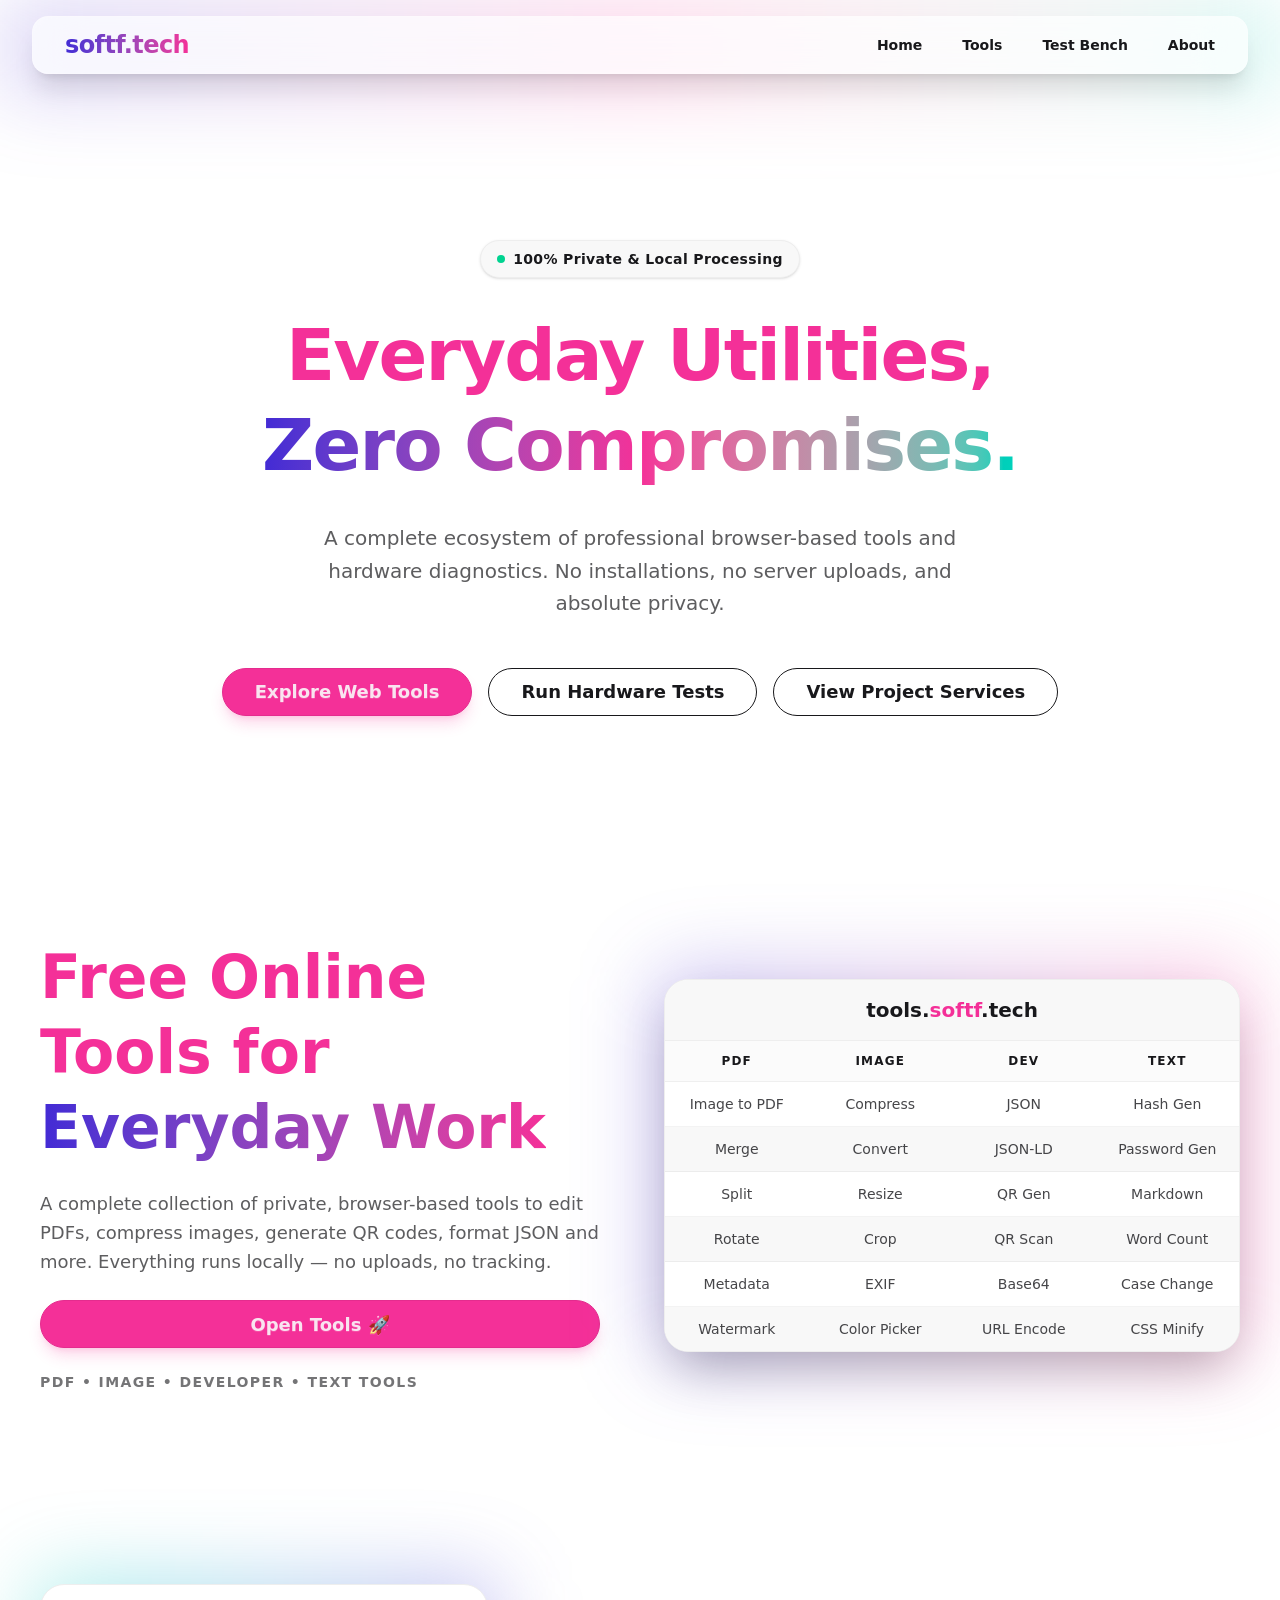
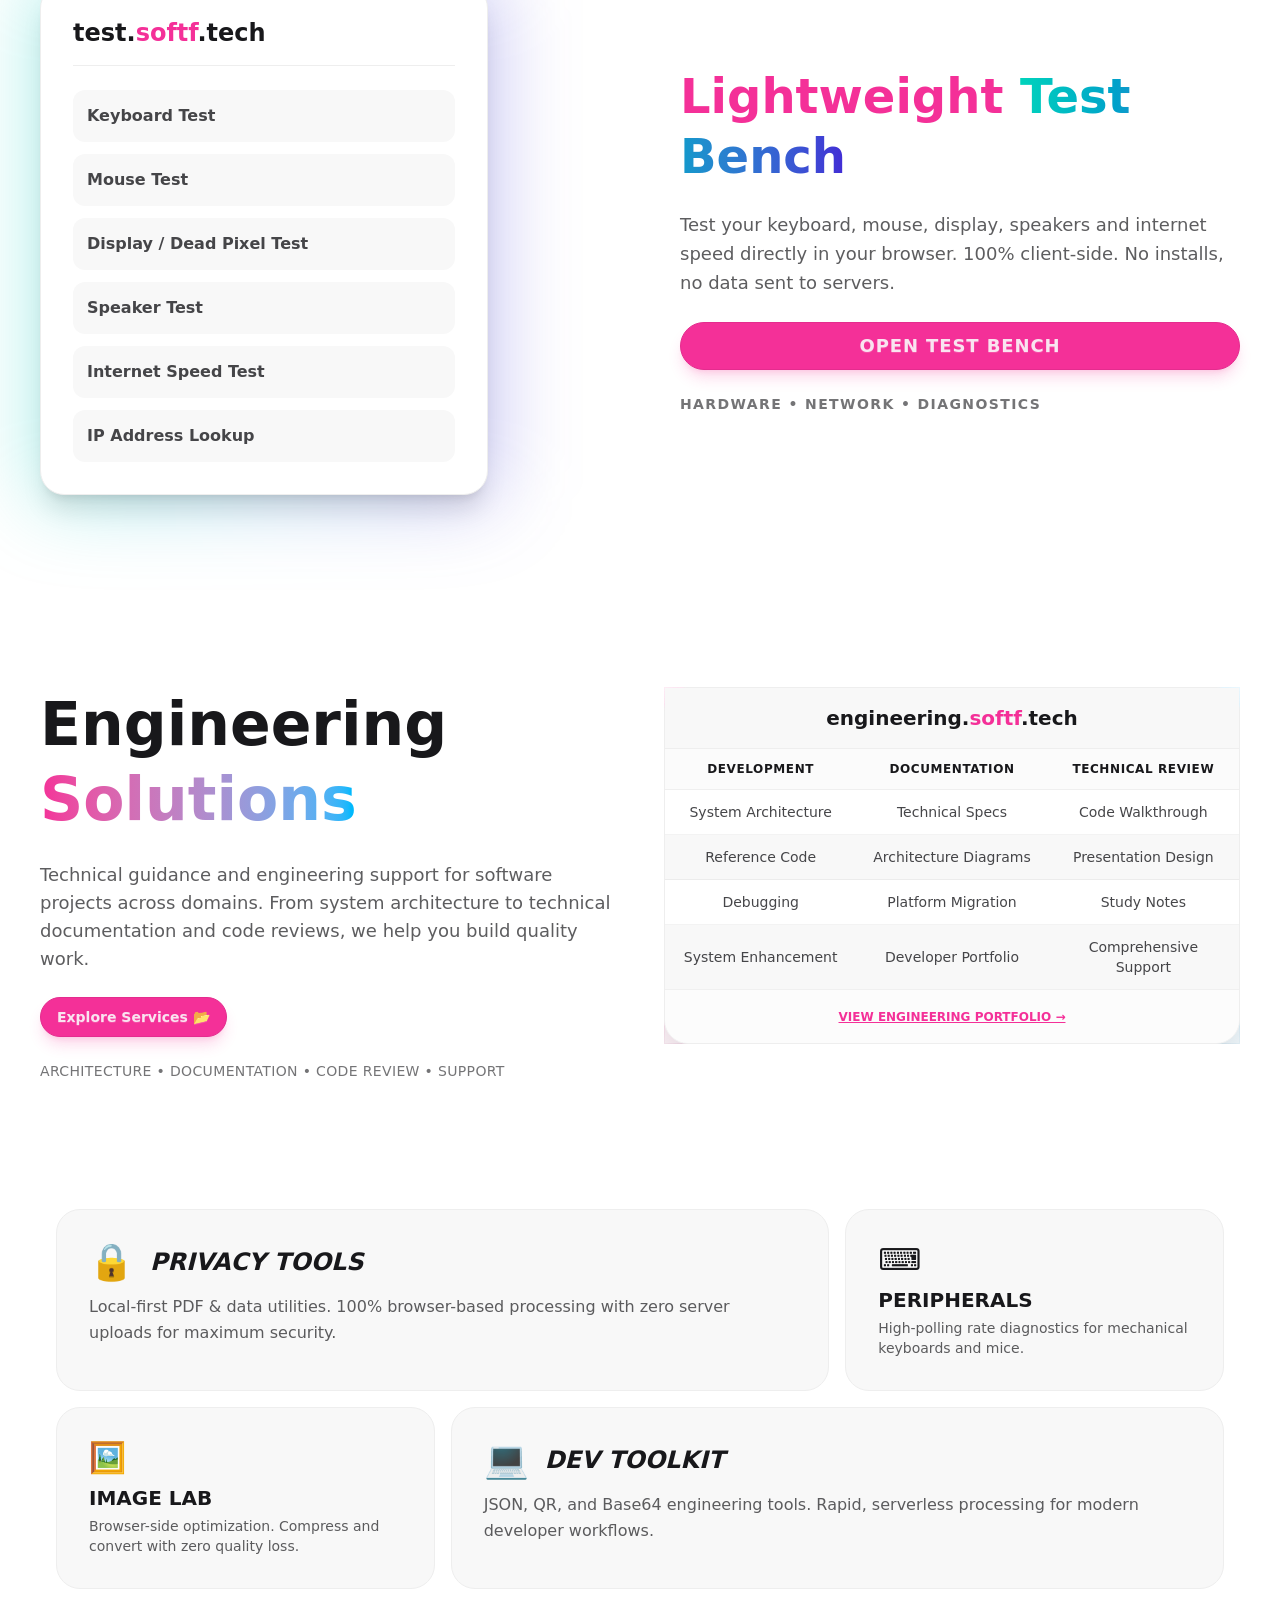
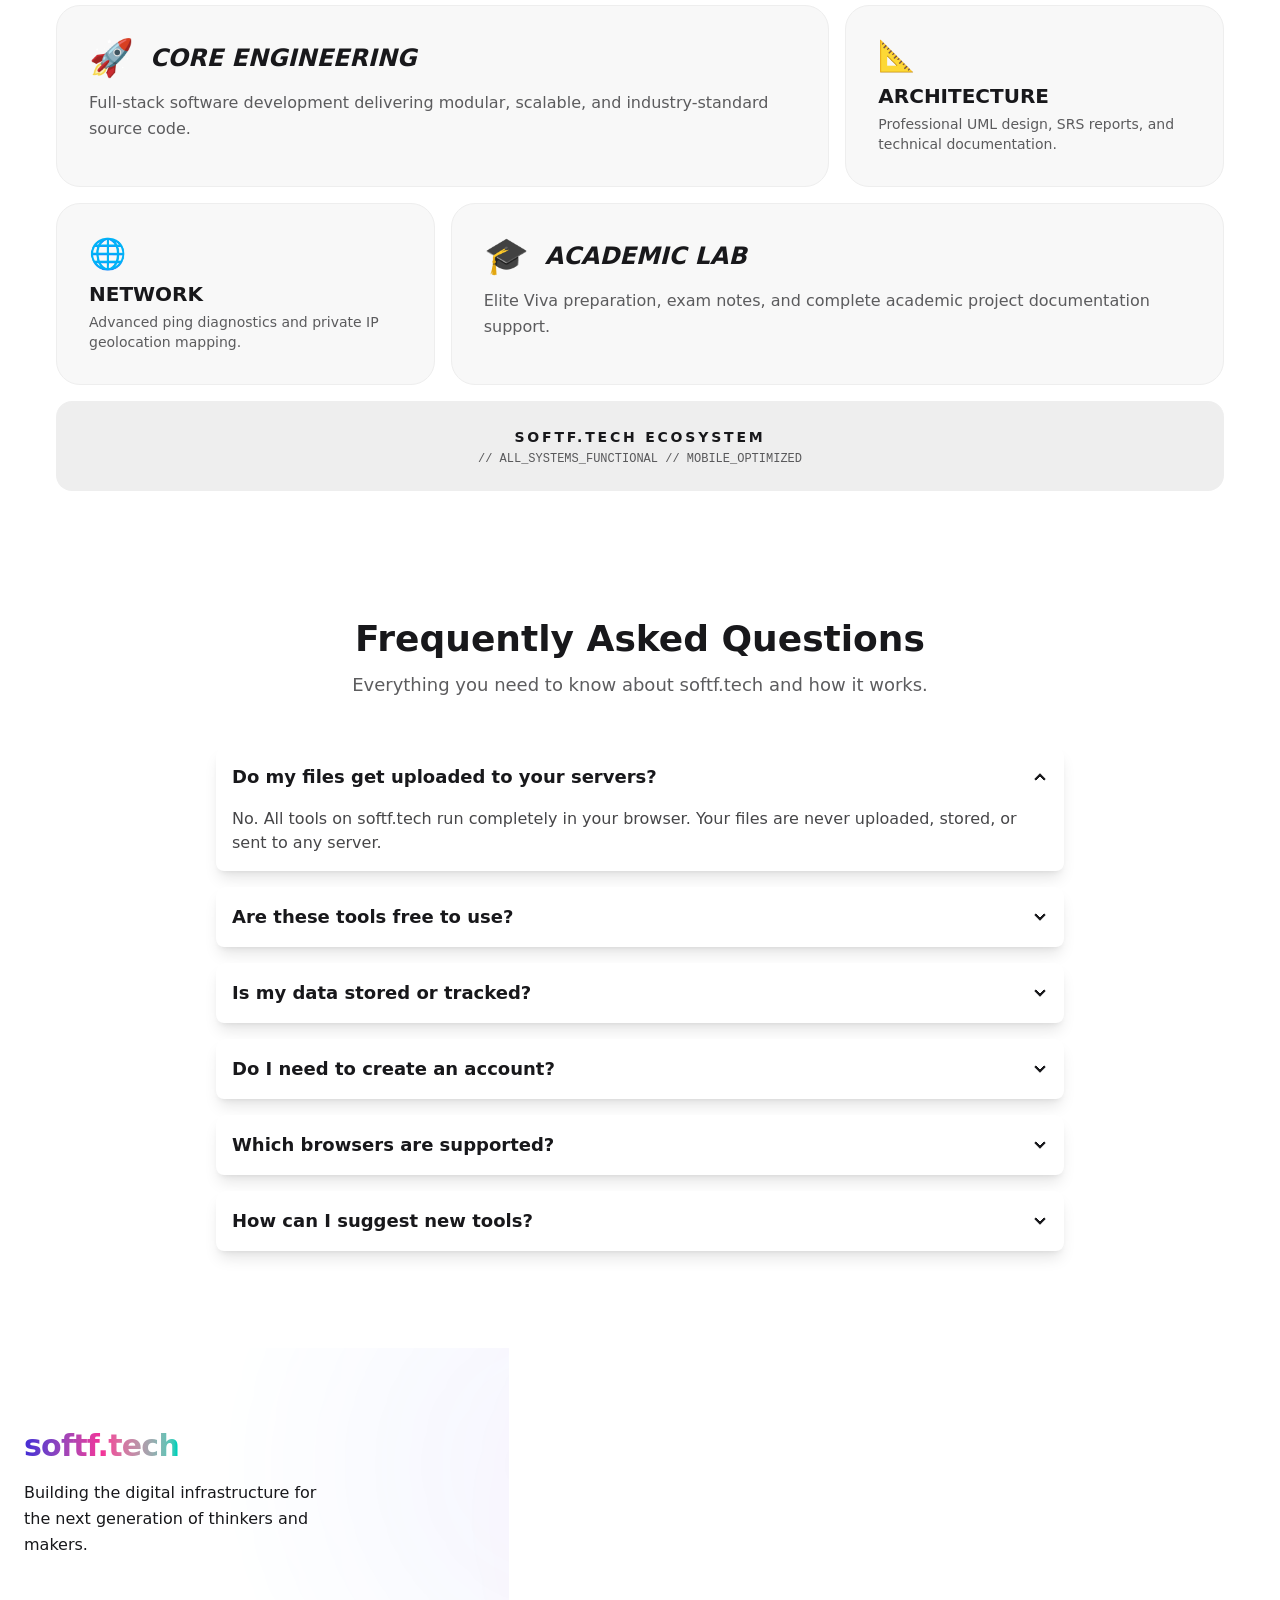
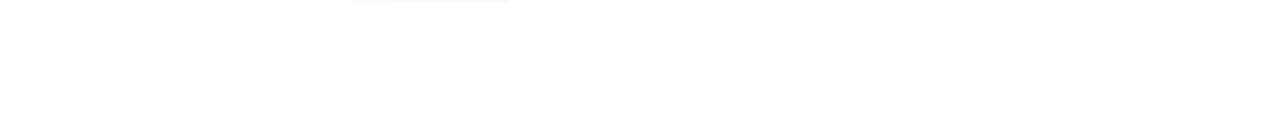
<file: index.html>
<!doctype html>
<html lang="en">
<head>
    <meta charset="UTF-8">
    <meta name="viewport" content="width=device-width, initial-scale=1.0">

    <title>SoftF.Tech | Privacy-First Technical Solutions & Project Services</title>
    <meta name="title" content="SoftF.Tech | Privacy-First Technical Solutions & Project Services">
    <meta name="description"
          content="A technical ecosystem featuring privacy-focused browser tools, hardware testing suites, and a comprehensive portal for academic and professional software projects.">
    <meta name="keywords"
          content="free online tools, browser tools, private pdf editor, image compressor, hardware test, keyboard tester, softf tech">
    <meta name="author" content="softf.tech">
    <link rel="canonical" href="https://softf.tech/">

    <meta property="og:type" content="website">
    <meta property="og:url" content="https://softf.tech/">
    <meta property="og:title" content="softf.tech | 100% Private Online Tools">
    <meta property="og:description"
          content="Edit PDFs, compress images, and test hardware privately in your browser. No servers, no waiting, no data collection.">
    <meta property="og:image" content="https://softf.tech/og-image.png">

    <meta property="twitter:card" content="summary_large_image">
    <meta property="twitter:url" content="https://softf.tech/">
    <meta property="twitter:title" content="softf.tech | 100% Private Online Tools">
    <meta property="twitter:description"
          content="Browser-based tools for everyday work. Everything runs locally—no data sent to servers.">
    <meta property="twitter:image" content="https://softf.tech/og-image.png">

    <link rel="manifest" href="/site.webmanifest">
    <meta name="theme-color" content="#0f172a">
    <meta name="mobile-web-app-capable" content="yes">
    <meta name="apple-mobile-web-app-status-bar-style" content="black-translucent">

    <link rel="icon" href="/favicon.ico" sizes="any">
    <link rel="icon" href="/favicon-32x32.png" sizes="32x32">
    <link rel="icon" href="/favicon-16x16.png" sizes="16x16">
    <link rel="apple-touch-icon" href="/apple-touch-icon.png">
    <link rel="icon" href="/android-chrome-192x192.png" sizes="192x192">
    <link rel="icon" href="/android-chrome-512x512.png" sizes="512x512">

    <link rel="stylesheet" href="/src/output.css">
    <script type="application/ld+json">
        {
            "@context": "https://schema.org",
            "@graph": [
                {
                    "@type": "WebSite",
                    "@id": "https://softf.tech/#website",
                    "url": "https://softf.tech/",
                    "name": "SoftF.Tech",
                    "description": "A technical ecosystem featuring privacy-focused browser tools, hardware testing suites, and a comprehensive portal for academic and professional software projects.",
                    "inLanguage": "en",
                    "publisher": {
                        "@id": "https://softf.tech/#organization"
                    },
                    "hasPart": [
                        {
                            "@type": "WebSite",
                            "@id": "https://tools.softf.tech/#website",
                            "url": "https://tools.softf.tech/",
                            "name": "SoftF.Tech Tools"
                        },
                        {
                            "@type": "WebSite",
                            "@id": "https://test.softf.tech/#website",
                            "url": "https://test.softf.tech/",
                            "name": "SoftF.Tech Hardware Tests"
                        },
                        {
                            "@type": "WebSite",
                            "@id": "https://projects.softf.tech/#website",
                            "url": "https://projects.softf.tech/",
                            "name": "SoftF.Tech Project Portal"
                        }
                    ]
                },
                {
                    "@type": "Organization",
                    "@id": "https://softf.tech/#organization",
                    "name": "SoftF.Tech",
                    "url": "https://softf.tech/",
                    "logo": {
                        "@type": "ImageObject",
                        "url": "https://softf.tech/android-chrome-512x512.png"
                    },
                    "contactPoint": {
                        "@type": "ContactPoint",
                        "contactType": "customer support",
                        "url": "https://softf.tech/contact.html",
                        "email": "contact@softf.tech",
                        "availableLanguage": [
                            "en"
                        ]
                    },
                    "sameAs": [
                        "https://github.com/Mayank170906",
                        "https://www.linkedin.com/in/mayank170906/"
                    ]
                }
            ]
        }
    </script>
    <script type="application/ld+json">
        {
            "@context": "https://schema.org",
            "@type": "FAQPage",
            "mainEntity": [
                {
                    "@type": "Question",
                    "name": "Do my files get uploaded to your servers?",
                    "acceptedAnswer": {
                        "@type": "Answer",
                        "text": "No. All tools on softf.tech run completely in your browser. Your files are never uploaded, stored, or sent to any server."
                    }
                },
                {
                    "@type": "Question",
                    "name": "Are these tools free to use?",
                    "acceptedAnswer": {
                        "@type": "Answer",
                        "text": "Yes. All tools are 100% free with no hidden charges, no paywalls, and no subscriptions."
                    }
                },
                {
                    "@type": "Question",
                    "name": "Is my data stored or tracked?",
                    "acceptedAnswer": {
                        "@type": "Answer",
                        "text": "No tracking. No analytics scripts. No data collection. Your privacy is fully respected."
                    }
                },
                {
                    "@type": "Question",
                    "name": "Do I need to create an account?",
                    "acceptedAnswer": {
                        "@type": "Answer",
                        "text": "No account is required. You can use all tools instantly without signing up or logging in."
                    }
                },
                {
                    "@type": "Question",
                    "name": "Which browsers are supported?",
                    "acceptedAnswer": {
                        "@type": "Answer",
                        "text": "softf.tech works on all modern browsers including Chrome, Edge, Firefox, Safari, and Brave."
                    }
                },
                {
                    "@type": "Question",
                    "name": "How can I suggest new tools?",
                    "acceptedAnswer": {
                        "@type": "Answer",
                        "text": "You can suggest new tools or report issues via the Contact page. Community feedback drives development."
                    }
                }
            ]
        }
    </script>
</head>

<body>
<header class="pt-28 relative z-50">

    <div class="fixed top-0 inset-x-0 h-24 bg-gradient-to-r
              from-primary/20 via-secondary/20 to-accent/20
              blur-2xl -z-10 pointer-events-none"
         aria-hidden="true"></div>

    <nav class="fixed top-4 left-1/2 -translate-x-1/2 z-50
              w-[95%] max-w-7xl
              bg-base-100/70 backdrop-blur-xl
              border border-white/20
              shadow-xl rounded-2xl transition-all duration-300"
         aria-label="Main Navigation">

        <div class="flex items-center justify-between px-6 py-3 md:px-8">

            <a href="/"
               class="text-2xl font-extrabold tracking-tight
                bg-gradient-to-r from-primary to-secondary
                bg-clip-text text-transparent
                hover:scale-110 transition duration-300"
               aria-label="SoftF Tech Homepage">
                softf.tech
            </a>

            <ul class="hidden md:flex gap-10 text-sm font-semibold list-none m-0 p-0">
                <li>
                    <a href="/" class="relative group py-2" title="Return to Homepage">
                        Home
                        <span class="absolute left-0 bottom-0 w-0 h-[2px] bg-primary
                         group-hover:w-full transition-all duration-300"></span>
                    </a>
                </li>
                <li>
                    <a href="https://tools.softf.tech" class="relative group py-2" title="Access our suite of tools">
                        Tools
                        <span class="absolute left-0 bottom-0 w-0 h-[2px] bg-secondary
                         group-hover:w-full transition-all duration-300"></span>
                    </a>
                </li>
                <li>
                    <a href="https://test.softf.tech" class="relative group py-2"
                       title="Visit the Test Bench environment">
                        Test Bench
                        <span class="absolute left-0 bottom-0 w-0 h-[2px] bg-accent
                         group-hover:w-full transition-all duration-300"></span>
                    </a>
                </li>
                <li>
                    <a href="/about.html" class="relative group py-2" title="Learn more about SoftF Tech">
                        About
                        <span class="absolute left-0 bottom-0 w-0 h-[2px] bg-primary
                         group-hover:w-full transition-all duration-300"></span>
                    </a>
                </li>
            </ul>

            <div class="dropdown dropdown-end md:hidden">

                <div tabindex="0" role="button" class="btn btn-ghost btn-circle text-current"
                     aria-label="Open Mobile Menu">
                    <svg xmlns="http://www.w3.org/2000/svg" class="h-6 w-6" fill="none" viewBox="0 0 24 24"
                         stroke="currentColor">
                        <path stroke-linecap="round" stroke-linejoin="round" stroke-width="2"
                              d="M4 6h16M4 12h16M4 18h16"/>
                    </svg>
                </div>

                <ul tabindex="0"
                    class="menu menu-sm dropdown-content mt-3 z-[1] p-2 shadow-2xl bg-base-100/95 backdrop-blur-xl rounded-box w-52 border border-white/10 font-medium">
                    <li><a href="/" class="hover:text-primary">Home</a></li>
                    <li><a href="https://tools.softf.tech" class="hover:text-secondary">Tools</a></li>
                    <li><a href="https://test.softf.tech" class="hover:text-accent">Test Bench</a></li>
                    <li><a href="/about.html" class="hover:text-primary">About</a></li>
                </ul>

            </div>

        </div>
    </nav>

</header>
<main class="max-w-7xl mx-auto px-6">
    <section
            class="py-20 md:py-32 w-full max-w-[1400px] mx-auto px-4 flex flex-col items-center justify-center text-center gap-8 overflow-hidden">

        <div class="inline-flex items-center gap-2 px-4 py-2 rounded-full bg-base-200 border border-base-300 text-xs md:text-sm font-bold tracking-wide shadow-sm">
            <span class="h-2 w-2 rounded-full bg-success animate-pulse"></span>
            <span>100% Private & Local Processing</span>
        </div>

        <h1 class="text-4xl md:text-7xl font-black leading-tight max-w-4xl tracking-tight">
            <span class="text-secondary">Everyday Utilities,</span><br>
            <span class="bg-gradient-to-r from-primary via-secondary to-accent bg-clip-text text-transparent">
Zero Compromises.
</span>
        </h1>

        <p class="text-base md:text-xl text-base-content/70 font-medium max-w-2xl leading-relaxed">
            A complete ecosystem of professional browser-based tools and hardware diagnostics. No installations, no
            server uploads, and absolute privacy.
        </p>

        <div class="flex flex-col sm:flex-row gap-4 pt-4">
            <a href="#tools"
               class="btn btn-secondary btn-md md:btn-lg rounded-full px-8 hover:scale-105 transition shadow-lg shadow-secondary/20">
                Explore Web Tools
            </a>

            <a href="#tests"
               class="btn btn-outline btn-md md:btn-lg rounded-full px-8 hover:scale-105 transition">
                Run Hardware Tests
            </a>
            <a href="#projects"
               class="btn btn-outline btn-md md:btn-lg rounded-full px-8 hover:scale-105 transition">
                View Project Services
            </a>
        </div>

    </section>

    <!--    sub-domain-->
    <section id="tools"
             class="grid lg:grid-cols-2 gap-12 items-center py-24 max-w-[1400px] mx-auto px-4">

        <div class="flex flex-col gap-6 pr-4">
            <h2 class="text-4xl md:text-6xl font-black leading-tight text-secondary">
                Free Online Tools for
                <span class="bg-gradient-to-r from-primary to-secondary bg-clip-text text-transparent">
Everyday Work
</span>
            </h2>

            <p class="text-lg text-base-content/70 font-medium max-w-xl leading-relaxed">
                A complete collection of private, browser-based tools to edit PDFs,
                compress images, generate QR codes, format JSON and more.
                Everything runs locally — no uploads, no tracking.
            </p>

            <a href="https://tools.softf.tech"
               class="btn btn-secondary btn-lg rounded-full hover:scale-105 transition shadow-lg shadow-secondary/20">
                Open Tools 🚀
            </a>

            <p class="text-sm text-base-content/60 font-bold tracking-widest uppercase">
                PDF • Image • Developer • Text tools
            </p>
        </div>


        <div class="relative w-full ml-auto">
            <div class="absolute -inset-2 bg-gradient-to-r from-primary/30 to-secondary/30 blur-2xl rounded-3xl"></div>

            <div class="relative overflow-x-auto bg-base-100 rounded-3xl shadow-2xl border border-base-300">
                <table class="table table-zebra table-sm md:table-md w-full text-center">

                    <thead>
                    <tr class="bg-base-200 text-base-content">
                        <th colspan="4" class="py-4 text-xl font-black border-b border-base-300">
                            tools.<span class="text-secondary">softf</span>.tech
                        </th>
                    </tr>

                    <tr class="bg-base-200/60 text-base-content uppercase tracking-widest text-xs font-bold">
                        <th class="w-1/4">PDF</th>
                        <th class="w-1/4">Image</th>
                        <th class="w-1/4">Dev</th>
                        <th class="w-1/4">Text</th>
                    </tr>
                    </thead>

                    <tbody class="text-sm font-medium text-base-content/80">

                    <tr class="hover">
                        <td><a href="https://tools.softf.tech/pdf/image-to-pdf/" class="link link-hover">Image to
                            PDF</a></td>
                        <td><a href="https://tools.softf.tech/image/compress/" class="link link-hover">Compress</a></td>
                        <td><a href="https://tools.softf.tech/dev/json/" class="link link-hover">JSON</a></td>
                        <td><a href="https://tools.softf.tech/text/hash/" class="link link-hover">Hash Gen</a></td>
                    </tr>

                    <tr class="hover">
                        <td><a href="https://tools.softf.tech/pdf/merge/" class="link link-hover">Merge</a></td>
                        <td><a href="https://tools.softf.tech/image/convert/" class="link link-hover">Convert</a></td>
                        <td><a href="https://tools.softf.tech/dev/json-ld/" class="link link-hover">JSON-LD</a></td>
                        <td><a href="https://tools.softf.tech/text/password/" class="link link-hover">Password Gen</a>
                        </td>
                    </tr>

                    <tr class="hover">
                        <td><a href="https://tools.softf.tech/pdf/split/" class="link link-hover">Split</a></td>
                        <td><a href="https://tools.softf.tech/image/resize/" class="link link-hover">Resize</a></td>
                        <td><a href="https://tools.softf.tech/dev/qr/" class="link link-hover">QR Gen</a></td>
                        <td><a href="https://tools.softf.tech/text/markdown/" class="link link-hover">Markdown</a></td>
                    </tr>

                    <tr class="hover">
                        <td><a href="https://tools.softf.tech/pdf/rotate/" class="link link-hover">Rotate</a></td>
                        <td><a href="https://tools.softf.tech/image/crop/" class="link link-hover">Crop</a></td>
                        <td><a href="https://tools.softf.tech/dev/qr-scan/" class="link link-hover">QR Scan</a></td>
                        <td><a href="https://tools.softf.tech/text/counter/" class="link link-hover">Word Count</a></td>
                    </tr>

                    <tr class="hover">
                        <td><a href="https://tools.softf.tech/pdf/metadata/" class="link link-hover">Metadata</a></td>
                        <td><a href="https://tools.softf.tech/image/exif/" class="link link-hover">EXIF</a></td>
                        <td><a href="https://tools.softf.tech/dev/base64/" class="link link-hover">Base64</a></td>
                        <td><a href="https://tools.softf.tech/text/case/" class="link link-hover">Case Change</a></td>
                    </tr>

                    <tr class="hover">
                        <td><a href="https://tools.softf.tech/pdf/watermark/" class="link link-hover">Watermark</a></td>
                        <td><a href="https://tools.softf.tech/image/color-picker/" class="link link-hover">Color
                            Picker</a></td>
                        <td><a href="https://tools.softf.tech/dev/url/" class="link link-hover">URL Encode</a></td>
                        <td><a href="https://tools.softf.tech/dev/css-minify/" class="link link-hover">CSS Minify</a>
                        </td>
                    </tr>

                    </tbody>
                </table>
            </div>
        </div>

    </section>

    <!--test-->
    <section id="tests"
             class="grid md:grid-cols-2 gap-12 items-center py-24 max-w-[1400px] mx-auto px-4">

        <div class="relative order-2 md:order-1 w-full max-w-md md:mr-auto">
            <div class="absolute -inset-2 bg-gradient-to-r from-accent/30 to-primary/30 blur-2xl rounded-3xl"></div>

            <div class="relative bg-base-100 border border-base-300 rounded-3xl shadow-xl p-8">

                <h3 class="text-2xl font-black mb-6 border-b border-base-300 pb-4">
                    test.<span class="text-secondary">softf</span>.tech
                </h3>

                <div class="grid grid-cols-1 gap-3">

                    <a href="https://test.softf.tech/keyboard-test/"
                       class="flex items-center justify-between p-3.5 rounded-xl bg-base-200 hover:bg-secondary hover:text-secondary-content transition font-bold text-base-content/80 group">
                        <span>Keyboard Test</span>
                        <span class="opacity-0 group-hover:opacity-100 transition translate-x-[-10px] group-hover:translate-x-0 text-xl leading-none">→</span>
                    </a>

                    <a href="https://test.softf.tech/mouse-test/"
                       class="flex items-center justify-between p-3.5 rounded-xl bg-base-200 hover:bg-secondary hover:text-secondary-content transition font-bold text-base-content/80 group">
                        <span>Mouse Test</span>
                        <span class="opacity-0 group-hover:opacity-100 transition translate-x-[-10px] group-hover:translate-x-0 text-xl leading-none">→</span>
                    </a>

                    <a href="https://test.softf.tech/display-test/"
                       class="flex items-center justify-between p-3.5 rounded-xl bg-base-200 hover:bg-secondary hover:text-secondary-content transition font-bold text-base-content/80 group">
                        <span>Display / Dead Pixel Test</span>
                        <span class="opacity-0 group-hover:opacity-100 transition translate-x-[-10px] group-hover:translate-x-0 text-xl leading-none">→</span>
                    </a>

                    <a href="https://test.softf.tech/speaker-test/"
                       class="flex items-center justify-between p-3.5 rounded-xl bg-base-200 hover:bg-secondary hover:text-secondary-content transition font-bold text-base-content/80 group">
                        <span>Speaker Test</span>
                        <span class="opacity-0 group-hover:opacity-100 transition translate-x-[-10px] group-hover:translate-x-0 text-xl leading-none">→</span>
                    </a>

                    <a href="https://test.softf.tech/speed-test/"
                       class="flex items-center justify-between p-3.5 rounded-xl bg-base-200 hover:bg-secondary hover:text-secondary-content transition font-bold text-base-content/80 group">
                        <span>Internet Speed Test</span>
                        <span class="opacity-0 group-hover:opacity-100 transition translate-x-[-10px] group-hover:translate-x-0 text-xl leading-none">→</span>
                    </a>

                    <a href="https://test.softf.tech/ip-lookup/"
                       class="flex items-center justify-between p-3.5 rounded-xl bg-base-200 hover:bg-secondary hover:text-secondary-content transition font-bold text-base-content/80 group">
                        <span>IP Address Lookup</span>
                        <span class="opacity-0 group-hover:opacity-100 transition translate-x-[-10px] group-hover:translate-x-0 text-xl leading-none">→</span>
                    </a>

                </div>
            </div>
        </div>


        <div class="flex flex-col gap-6 order-1 md:order-2 pl-4">
            <h2 class="text-4xl md:text-5xl font-black leading-tight text-secondary">
                Lightweight
                <span class="bg-gradient-to-r from-accent to-primary bg-clip-text text-transparent">
Test Bench
</span>
            </h2>

            <p class="text-lg text-base-content/70 font-medium max-w-xl leading-relaxed">
                Test your keyboard, mouse, display, speakers and internet speed directly
                in your browser. 100% client-side. No installs, no data sent to servers.
            </p>

            <a href="https://test.softf.tech"
               class="btn btn-secondary btn-lg rounded-full px-8 hover:scale-105 transition shadow-lg shadow-secondary/20 uppercase tracking-wider">
                Open Test Bench
            </a>

            <p class="text-sm text-base-content/60 font-bold tracking-widest uppercase">
                Hardware • Network • Diagnostics
            </p>
        </div>

    </section>


    <section id="projects"
class="grid lg:grid-cols-2 gap-8 lg:gap-12 items-start py-16 md:py-24 max-w-[1400px] mx-auto px-4">

<div class="flex flex-col gap-6">
<h2 class="text-4xl md:text-6xl font-black leading-tight">
Engineering
<span class="bg-gradient-to-r from-secondary to-info bg-clip-text text-transparent">
Solutions
</span>
</h2>

<p class="text-base md:text-lg text-base-content/70 max-w-xl">
Technical guidance and engineering support for software projects across domains.
From system architecture to technical documentation and code reviews, we help you build quality work.
</p>

<div class="flex flex-col sm:flex-row gap-4">
<a href="https://projects.softf.tech"
class="btn btn-secondary rounded-full hover:scale-105 transition shadow-lg shadow-secondary/20 text-center">
Explore Services 📂
</a>
</div>

<p class="text-xs sm:text-sm text-base-content/60 font-medium tracking-wide uppercase">
Architecture • Documentation • Code Review • Support
</p>
</div>


<div class="relative w-full overflow-hidden">
<div class="absolute -inset-2 bg-gradient-to-r from-secondary/30 to-info/30 blur-2xl rounded-3xl"></div>

<div class="relative bg-base-100 rounded-3xl shadow-2xl border border-base-300">

    <!-- Mobile Card View (visible only on small screens) -->
    <div class="block lg:hidden p-4">
        <div class="mb-4 pb-2 border-b border-base-300">
            <h3 class="text-xl font-black text-center">engineering.<span class="text-secondary">softf</span>.tech</h3>
        </div>

        <div class="space-y-6">
            <!-- Development Row -->
            <div>
                <h4 class="text-sm font-black text-secondary uppercase tracking-wider mb-2">Development</h4>
                <div class="grid grid-cols-2 gap-2">
                    <a href="https://projects.softf.tech/services/full-project/" class="p-3 bg-base-200 rounded-xl text-sm font-medium hover:bg-secondary/10 transition text-center">System Architecture</a>
                    <a href="https://projects.softf.tech/services/source-code/" class="p-3 bg-base-200 rounded-xl text-sm font-medium hover:bg-secondary/10 transition text-center">Reference Code</a>
                    <a href="https://projects.softf.tech/services/bug-fix/" class="p-3 bg-base-200 rounded-xl text-sm font-medium hover:bg-secondary/10 transition text-center">Debugging</a>
                    <a href="https://projects.softf.tech/services/project-upgrade/" class="p-3 bg-base-200 rounded-xl text-sm font-medium hover:bg-secondary/10 transition text-center">System Enhancement</a>
                </div>
            </div>

            <!-- Documentation Row -->
            <div>
                <h4 class="text-sm font-black text-secondary uppercase tracking-wider mb-2">Documentation</h4>
                <div class="grid grid-cols-2 gap-2">
                    <a href="https://projects.softf.tech/services/code-report/" class="p-3 bg-base-200 rounded-xl text-sm font-medium hover:bg-secondary/10 transition text-center">Technical Specs</a>
                    <a href="https://projects.softf.tech/services/uml-diagram-design/" class="p-3 bg-base-200 rounded-xl text-sm font-medium hover:bg-secondary/10 transition text-center">Architecture Diagrams</a>
                    <a href="https://projects.softf.tech/services/tech-conversion/" class="p-3 bg-base-200 rounded-xl text-sm font-medium hover:bg-secondary/10 transition text-center">Platform Migration</a>
                    <a href="https://projects.softf.tech/services/portfolio-project/" class="p-3 bg-base-200 rounded-xl text-sm font-medium hover:bg-secondary/10 transition text-center">Developer Portfolio</a>
                </div>
            </div>

            <!-- Technical Review Row -->
            <div>
                <h4 class="text-sm font-black text-secondary uppercase tracking-wider mb-2">Technical Review</h4>
                <div class="grid grid-cols-2 gap-2">
                    <a href="https://projects.softf.tech/services/viva-preparation/" class="p-3 bg-base-200 rounded-xl text-sm font-medium hover:bg-secondary/10 transition text-center">Code Walkthrough</a>
                    <a href="https://projects.softf.tech/services/ppt-presentation/" class="p-3 bg-base-200 rounded-xl text-sm font-medium hover:bg-secondary/10 transition text-center">Presentation Design</a>
                    <a href="https://projects.softf.tech/services/exam-notes/" class="p-3 bg-base-200 rounded-xl text-sm font-medium hover:bg-secondary/10 transition text-center">Study Notes</a>
                    <a href="https://projects.softf.tech/services/complete-package/" class="p-3 bg-base-200 rounded-xl text-sm font-medium hover:bg-secondary/10 transition text-center">Comprehensive Support</a>
                </div>
            </div>
        </div>

        <div class="mt-6 pt-4 text-center border-t border-base-300">
            <a href="https://projects.softf.tech/portfolio/"
               class="text-xs font-bold uppercase link link-secondary">
                View Engineering Portfolio →
            </a>
        </div>
    </div>

    <!-- Desktop Table View (hidden on mobile) -->
    <div class="hidden lg:block overflow-x-auto">
        <table class="table table-zebra w-full text-center">
            <thead>
                <tr class="bg-base-200 text-base-content">
                    <th colspan="3" class="py-4 text-xl font-black border-b border-base-300">
                        engineering.<span class="text-secondary">softf</span>.tech
                    </th>
                </tr>
                <tr class="bg-base-200/60 text-base-content uppercase tracking-wider text-xs font-bold">
                    <th class="w-1/3">Development</th>
                    <th class="w-1/3">Documentation</th>
                    <th class="w-1/3">Technical Review</th>
                </tr>
            </thead>
            <tbody class="text-sm text-base-content/80 font-medium">
                <tr class="hover">
                    <td><a href="https://projects.softf.tech/services/full-project/" class="link link-hover">System Architecture</a></td>
                    <td><a href="https://projects.softf.tech/services/code-report/" class="link link-hover">Technical Specs</a></td>
                    <td><a href="https://projects.softf.tech/services/viva-preparation/" class="link link-hover">Code Walkthrough</a></td>
                </tr>
                <tr class="hover">
                    <td><a href="https://projects.softf.tech/services/source-code/" class="link link-hover">Reference Code</a></td>
                    <td><a href="https://projects.softf.tech/services/uml-diagram-design/" class="link link-hover">Architecture Diagrams</a></td>
                    <td><a href="https://projects.softf.tech/services/ppt-presentation/" class="link link-hover">Presentation Design</a></td>
                </tr>
                <tr class="hover">
                    <td><a href="https://projects.softf.tech/services/bug-fix/" class="link link-hover">Debugging</a></td>
                    <td><a href="https://projects.softf.tech/services/tech-conversion/" class="link link-hover">Platform Migration</a></td>
                    <td><a href="https://projects.softf.tech/services/exam-notes/" class="link link-hover">Study Notes</a></td>
                </tr>
                <tr class="hover">
                    <td><a href="https://projects.softf.tech/services/project-upgrade/" class="link link-hover">System Enhancement</a></td>
                    <td><a href="https://projects.softf.tech/services/portfolio-project/" class="link link-hover">Developer Portfolio</a></td>
                    <td><a href="https://projects.softf.tech/services/complete-package/" class="link link-hover">Comprehensive Support</a></td>
                </tr>
            </tbody>
            <tfoot>
                <tr>
                    <td colspan="3" class="py-4 bg-base-200/40">
                        <a href="https://projects.softf.tech/portfolio/"
                           class="text-xs font-bold uppercase link link-secondary">
                            View Engineering Portfolio →
                        </a>
                    </td>
                </tr>
            </tfoot>
        </table>
    </div>
</div>
</div>

</section>


    <!-- Features Section -->
    <section class="py-8 w-full max-w-[1200px] mx-auto px-4">

        <div class="grid grid-cols-1 md:grid-cols-3 gap-4">

            <div class="md:col-span-2 p-6 md:p-8 rounded-3xl bg-base-200 border border-base-300 hover:border-secondary transition">
                <div class="flex items-center gap-4 mb-3">
                    <span class="text-3xl md:text-4xl">🔒</span>
                    <h3 class="text-xl md:text-2xl font-black text-base-content uppercase italic leading-none">
                        Privacy Tools
                    </h3>
                </div>
                <p class="text-sm md:text-base text-base-content/70 font-medium leading-relaxed">
                    Local-first PDF & data utilities. 100% browser-based processing with zero server uploads for maximum
                    security.
                </p>
            </div>

            <div class="p-6 md:p-8 rounded-3xl bg-base-200 border border-base-300 hover:border-secondary transition">
                <span class="text-3xl mb-3 block">⌨️</span>
                <h3 class="text-lg md:text-xl font-bold text-base-content uppercase leading-none">
                    Peripherals
                </h3>
                <p class="text-xs md:text-sm text-base-content/70 font-medium mt-2">
                    High-polling rate diagnostics for mechanical keyboards and mice.
                </p>
            </div>

            <div class="p-6 md:p-8 rounded-3xl bg-base-200 border border-base-300 hover:border-secondary transition">
                <span class="text-3xl mb-3 block">🖼️</span>
                <h3 class="text-lg md:text-xl font-bold text-base-content uppercase leading-none">
                    Image Lab
                </h3>
                <p class="text-xs md:text-sm text-base-content/70 font-medium mt-2">
                    Browser-side optimization. Compress and convert with zero quality loss.
                </p>
            </div>

            <div class="md:col-span-2 p-6 md:p-8 rounded-3xl bg-base-200 border border-base-300 hover:border-secondary transition">
                <div class="flex items-center gap-4 mb-3">
                    <span class="text-3xl md:text-4xl">💻</span>
                    <h3 class="text-xl md:text-2xl font-black text-base-content uppercase italic leading-none">
                        Dev Toolkit
                    </h3>
                </div>
                <p class="text-sm md:text-base text-base-content/70 font-medium leading-relaxed">
                    JSON, QR, and Base64 engineering tools. Rapid, serverless processing for modern developer workflows.
                </p>
            </div>

            <div class="md:col-span-2 p-6 md:p-8 rounded-3xl bg-base-200 border border-base-300 hover:border-secondary transition">
                <div class="flex items-center gap-4 mb-3">
                    <span class="text-3xl md:text-4xl">🚀</span>
                    <h3 class="text-xl md:text-2xl font-black text-base-content uppercase italic leading-none">
                        Core Engineering
                    </h3>
                </div>
                <p class="text-sm md:text-base text-base-content/70 font-medium leading-relaxed">
                    Full-stack software development delivering modular, scalable, and industry-standard source code.
                </p>
            </div>

            <div class="p-6 md:p-8 rounded-3xl bg-base-200 border border-base-300 hover:border-secondary transition">
                <span class="text-3xl mb-3 block">📐</span>
                <h3 class="text-lg md:text-xl font-bold text-base-content uppercase leading-none">
                    Architecture
                </h3>
                <p class="text-xs md:text-sm text-base-content/70 font-medium mt-2">
                    Professional UML design, SRS reports, and technical documentation.
                </p>
            </div>

            <div class="p-6 md:p-8 rounded-3xl bg-base-200 border border-base-300 hover:border-secondary transition">
                <span class="text-3xl mb-3 block">🌐</span>
                <h3 class="text-lg md:text-xl font-bold text-base-content uppercase leading-none">
                    Network
                </h3>
                <p class="text-xs md:text-sm text-base-content/70 font-medium mt-2">
                    Advanced ping diagnostics and private IP geolocation mapping.
                </p>
            </div>

            <div class="md:col-span-2 p-6 md:p-8 rounded-3xl bg-base-200 border border-base-300 hover:border-secondary transition">
                <div class="flex items-center gap-4 mb-3">
                    <span class="text-3xl md:text-4xl">🎓</span>
                    <h3 class="text-xl md:text-2xl font-black text-base-content uppercase italic leading-none">
                        Academic Lab
                    </h3>
                </div>
                <p class="text-sm md:text-base text-base-content/70 font-medium leading-relaxed">
                    Elite Viva preparation, exam notes, and complete academic project documentation support.
                </p>
            </div>

            <div class="md:col-span-3 p-6 rounded-2xl bg-base-300 border-t-2 border-base-300 text-center">
                <h3 class="text-xs md:text-sm font-bold text-base-content uppercase tracking-[0.2em]">
                    SoftF.Tech Ecosystem
                </h3>
                <p class="text-base-content/70 text-xs font-mono mt-1">
                    // ALL_SYSTEMS_FUNCTIONAL // MOBILE_OPTIMIZED
                </p>
            </div>

        </div>
    </section>

    <!-- FAQ Section -->
    <section class="max-w-4xl mx-auto px-6 py-24">

        <div class="text-center mb-12">
            <h2 class="text-3xl md:text-4xl font-black">
                Frequently Asked Questions
            </h2>
            <p class="mt-3 text-lg opacity-70">
                Everything you need to know about softf.tech and how it works.
            </p>
        </div>

        <div class="space-y-4">

            <div class="collapse collapse-arrow bg-base-100 shadow-lg">
                <input type="radio" name="faq" aria-label="Do my files get uploaded to your servers?" checked/>
                <div class="collapse-title text-lg font-semibold">
                    Do my files get uploaded to your servers?
                </div>
                <div class="collapse-content opacity-80">
                    <p>
                        No. All tools on softf.tech run completely in your browser.
                        Your files are never uploaded, stored, or sent to any server.
                    </p>
                </div>
            </div>

            <div class="collapse collapse-arrow bg-base-100 shadow-lg">
                <input type="radio" name="faq" aria-label="Are these tools free to use?"/>
                <div class="collapse-title text-lg font-semibold">
                    Are these tools free to use?
                </div>
                <div class="collapse-content opacity-80">
                    <p>
                        Yes. All tools are 100% free with no hidden charges, no paywalls,
                        and no subscriptions.
                    </p>
                </div>
            </div>

            <div class="collapse collapse-arrow bg-base-100 shadow-lg">
                <input type="radio" name="faq" aria-label="Is my data stored or tracked?"/>
                <div class="collapse-title text-lg font-semibold">
                    Is my data stored or tracked?
                </div>
                <div class="collapse-content opacity-80">
                    <p>
                        No tracking. No analytics scripts. No data collection.
                        Your privacy is fully respected.
                    </p>
                </div>
            </div>

            <div class="collapse collapse-arrow bg-base-100 shadow-lg">
                <input type="radio" name="faq" aria-label="Do I need to create an account?"/>
                <div class="collapse-title text-lg font-semibold">
                    Do I need to create an account?
                </div>
                <div class="collapse-content opacity-80">
                    <p>
                        No account is required. You can use all tools instantly
                        without signing up or logging in.
                    </p>
                </div>
            </div>

            <div class="collapse collapse-arrow bg-base-100 shadow-lg">
                <input type="radio" name="faq" aria-label="Which browsers are supported?"/>
                <div class="collapse-title text-lg font-semibold">
                    Which browsers are supported?
                </div>
                <div class="collapse-content opacity-80">
                    <p>
                        softf.tech works on all modern browsers including
                        Chrome, Edge, Firefox, Safari, and Brave.
                    </p>
                </div>
            </div>

            <div class="collapse collapse-arrow bg-base-100 shadow-lg">
                <input type="radio" name="faq" aria-label="How can I suggest new tools?"/>
                <div class="collapse-title text-lg font-semibold">
                    How can I suggest new tools?
                </div>
                <div class="collapse-content opacity-80">
                    <p>
                        You can suggest new tools or report issues via the
                        Contact page. Community feedback drives development.
                    </p>
                </div>
            </div>

        </div>
    </section>

</main>

<!-- Footer -->
<footer class="relative mt-auto pt-20 pb-10 overflow-hidden border-t border-white/5 bg-base-100/30 backdrop-blur-md">

    <div class="absolute top-0 left-1/2 -translate-x-1/2 w-full h-full max-w-7xl pointer-events-none -z-10">
        <div class="absolute bottom-0 left-1/4 w-[500px] h-[500px] bg-primary/10 rounded-full blur-[100px] opacity-40 animate-pulse"></div>
        <div class="absolute bottom-0 right-1/4 w-[400px] h-[400px] bg-secondary/10 rounded-full blur-[100px] opacity-40"></div>
    </div>

    <div class="max-w-7xl mx-auto px-6 relative z-10">
        <div class="grid grid-cols-1 md:grid-cols-12 gap-12 mb-16">

            <div class="md:col-span-4 flex flex-col gap-4">
                <a href="/"
                   class="text-3xl font-extrabold tracking-tight bg-gradient-to-r from-primary via-secondary to-accent bg-clip-text text-transparent w-fit">
                    softf.tech
                </a>
                <p class="text-base-content leading-relaxed max-w-xs font-medium">
                    Building the digital infrastructure for the next generation of thinkers and makers.
                </p>
            </div>

            <div class="md:col-span-2 md:col-start-7">
                <p class="font-black text-base-content mb-4 tracking-widest uppercase text-xs">Explore</p>
                <ul class="flex flex-col gap-3 text-sm font-medium">
                    <li><a href="/"
                           class="hover:text-primary hover:translate-x-1 transition-all duration-300 inline-block">Home</a>
                    </li>
                    <li><a href="https://tools.softf.tech"
                           class="hover:text-primary hover:translate-x-1 transition-all duration-300 inline-block">Tools</a>
                    </li>
                    <li><a href="https://test.softf.tech"
                           class="hover:text-primary hover:translate-x-1 transition-all duration-300 inline-block">Test
                        Bench</a></li>
                </ul>
            </div>

            <div class="md:col-span-2">
                <p class="font-black text-base-content mb-4 tracking-widest uppercase text-xs">Legal</p>
                <ul class="flex flex-col gap-3 text-sm font-medium">
                    <li><a href="/privacy.html"
                           class="hover:text-primary hover:translate-x-1 transition-all duration-300 inline-block">Privacy</a>
                    </li>
                    <li><a href="/terms.html"
                           class="hover:text-primary hover:translate-x-1 transition-all duration-300 inline-block">Terms</a>
                    </li>
                    <li><a href="/contact.html"
                           class="hover:text-primary hover:translate-x-1 transition-all duration-300 inline-block">Contact</a>
                    </li>
                </ul>
            </div>

            <div class="md:col-span-2">
                <p class="font-black text-base-content mb-4 tracking-widest uppercase text-xs">Connect</p>
                <div class="flex gap-3">
                    <a href="https://github.com/Mayank170906" target="_blank" rel="noopener noreferrer"
                       aria-label="View Mayank's GitHub profile"
                       class="group p-2.5 rounded-full bg-base-content/5 border border-white/5 hover:bg-primary hover:border-primary hover:text-white hover:-translate-y-1 hover:shadow-lg hover:shadow-primary/40 transition-all duration-300">
                        <svg xmlns="http://www.w3.org/2000/svg" width="20" height="20" viewBox="0 0 24 24"
                             fill="currentColor" class="text-base-content group-hover:text-white transition-colors">
                            <path d="M12 0c-6.626 0-12 5.373-12 12 0 5.302 3.438 9.8 8.207 11.387.599.111.793-.261.793-.577v-2.234c-3.338.726-4.033-1.416-4.033-1.416-.546-1.387-1.333-1.756-1.333-1.756-1.089-.745.083-.729.083-.729 1.205.084 1.839 1.237 1.839 1.237 1.07 1.834 2.807 1.304 3.492.997.107-.775.418-1.305.762-1.604-2.665-.305-5.467-1.334-5.467-5.931 0-1.311.469-2.381 1.236-3.221-.124-.303-.535-1.524.117-3.176 0 0 1.008-.322 3.301 1.23.957-.266 1.983-.399 3.003-.404 1.02.005 2.047.138 3.006.404 2.291-1.552 3.297-1.23 3.297-1.23.653 1.653.242 2.874.118 3.176.77.84 1.235 1.911 1.235 3.221 0 4.609-2.807 5.624-5.479 5.921.43.372.823 1.102.823 2.222v3.293c0 .319.192.694.801.576 4.765-1.589 8.199-6.086 8.199-11.386 0-6.627-5.373-12-12-12z"/>
                        </svg>
                    </a>
                    <a href="https://www.linkedin.com/in/mayank170906/" target="_blank" rel="noopener noreferrer"
                       aria-label="View Mayank's LinkedIn profile"
                       class="group p-2.5 rounded-full bg-base-content/5 border border-white/5 hover:bg-[#0077b5] hover:border-[#0077b5] hover:text-white hover:-translate-y-1 hover:shadow-lg hover:shadow-[#0077b5]/40 transition-all duration-300">
                        <svg xmlns="http://www.w3.org/2000/svg" width="20" height="20" viewBox="0 0 24 24"
                             fill="currentColor" class="text-base-content group-hover:text-white transition-colors">
                            <path d="M19 0h-14c-2.761 0-5 2.239-5 5v14c0 2.761 2.239 5 5 5h14c2.762 0 5-2.239 5-5v-14c0-2.761-2.238-5-5-5zm-11 19h-3v-11h3v11zm-1.5-12.268c-.966 0-1.75-.79-1.75-1.764s.784-1.764 1.75-1.764 1.75.79 1.75 1.764-.783 1.764-1.75 1.764zm13.5 12.268h-3v-5.604c0-3.368-4-3.113-4 0v5.604h-3v-11h3v1.765c1.396-2.586 7-2.777 7 2.476v6.759z"/>
                        </svg>
                    </a>
                    <a href="mailto:contact@softf.tech" aria-label="Send an email to softf.tech"
                       class="group p-2.5 rounded-full bg-base-content/5 border border-white/5 hover:bg-accent hover:border-accent hover:text-white hover:-translate-y-1 hover:shadow-lg hover:shadow-accent/40 transition-all duration-300">
                        <svg xmlns="http://www.w3.org/2000/svg" width="20" height="20" viewBox="0 0 24 24"
                             fill="currentColor" class="text-base-content group-hover:text-white transition-colors">
                            <path d="M0 3v18h24v-18h-24zm21.518 2l-9.518 7.713-9.518-7.713h19.036zm-19.518 14v-11.817l10 8.104 10-8.104v11.817h-20z"/>
                        </svg>
                    </a>
                </div>
            </div>
        </div>

        <div class="h-px w-full bg-gradient-to-r from-transparent via-base-content/10 to-transparent my-8"></div>

        <div class="flex flex-col md:flex-row items-center justify-between gap-4 text-sm text-base-content font-medium">
            <p>&copy; <span id="year">2026</span> softf.tech. All rights reserved.</p>
            <div class="flex items-center gap-2">
                <span class="relative flex h-2 w-2">
                  <span class="animate-ping absolute inline-flex h-full w-full rounded-full bg-green-400 opacity-75"></span>
                  <span class="relative inline-flex rounded-full h-2 w-2 bg-green-500"></span>
                </span>
                <span class="font-mono text-xs tracking-widest font-bold">SYSTEMS OPERATIONAL</span>
            </div>
        </div>
    </div>
</footer>
<script>
    document.getElementById('year').textContent = new Date().getFullYear();
</script>
</body>
</html>
</file>
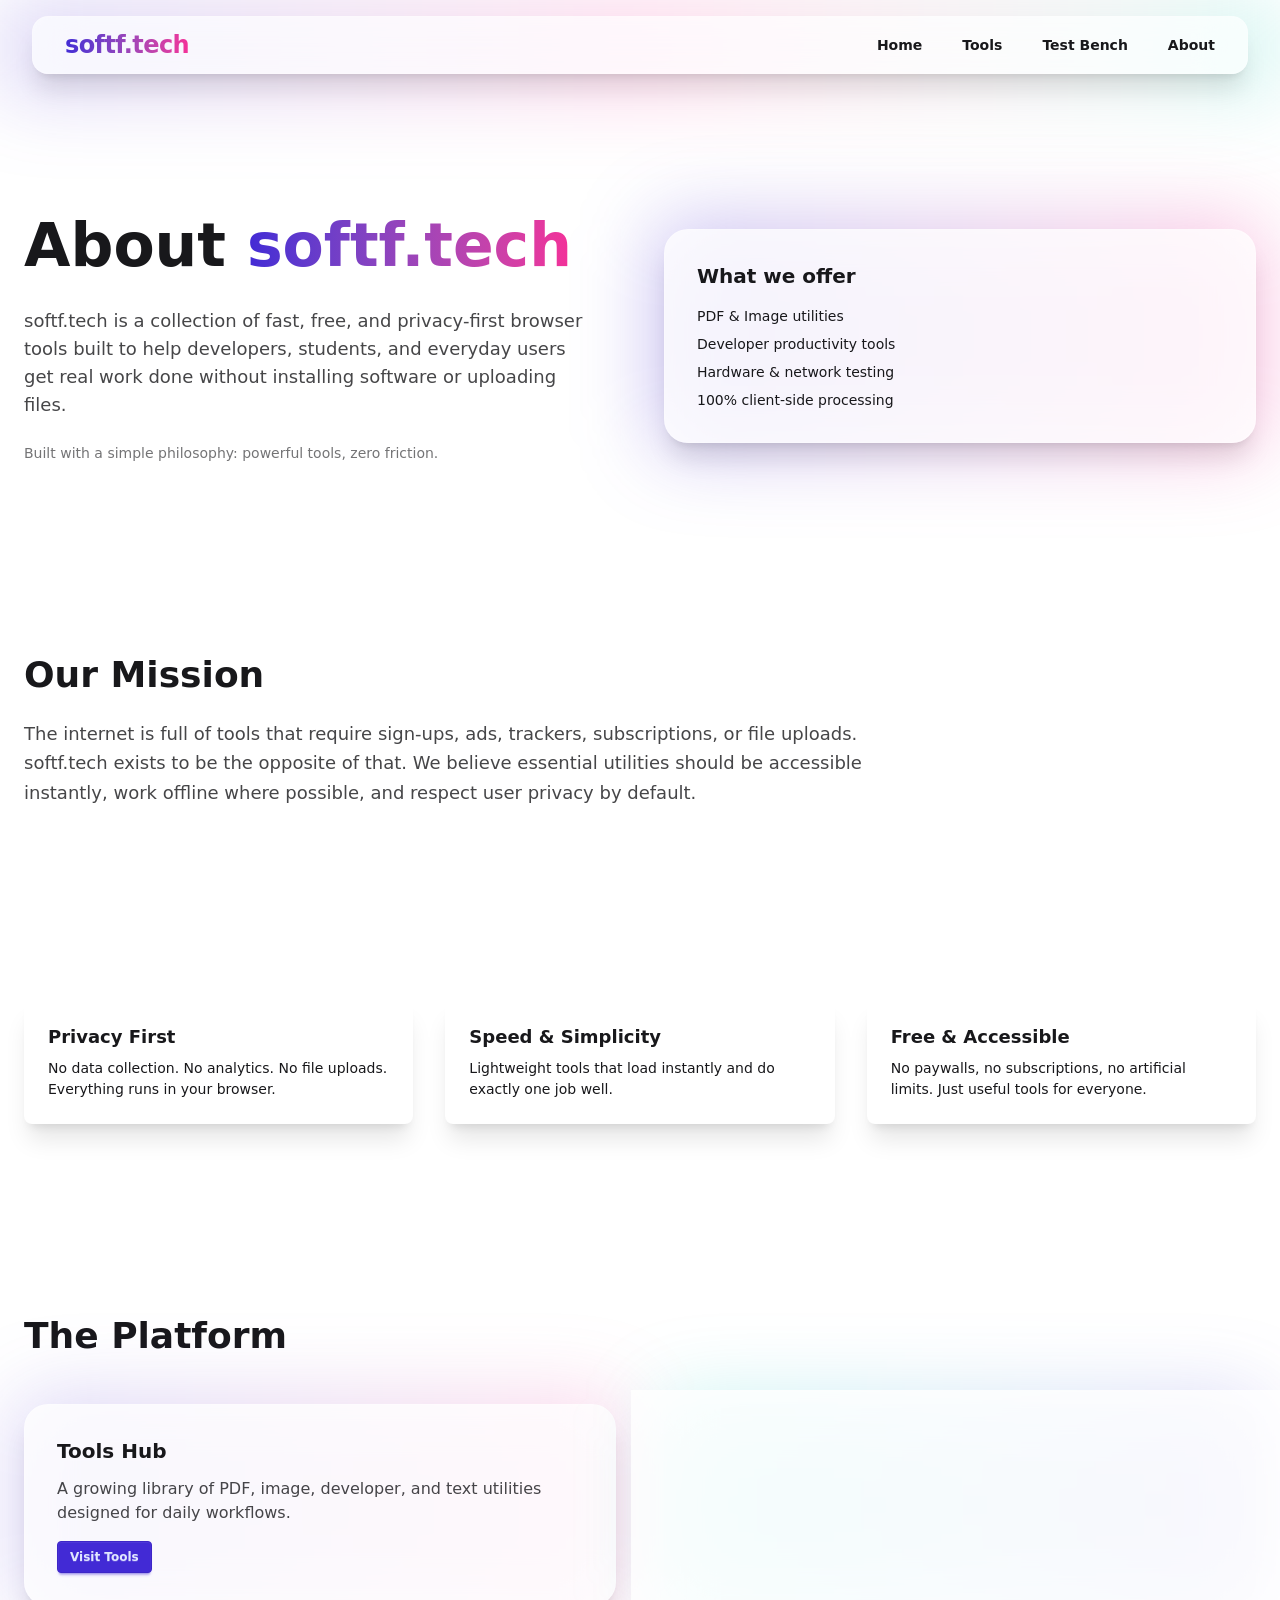
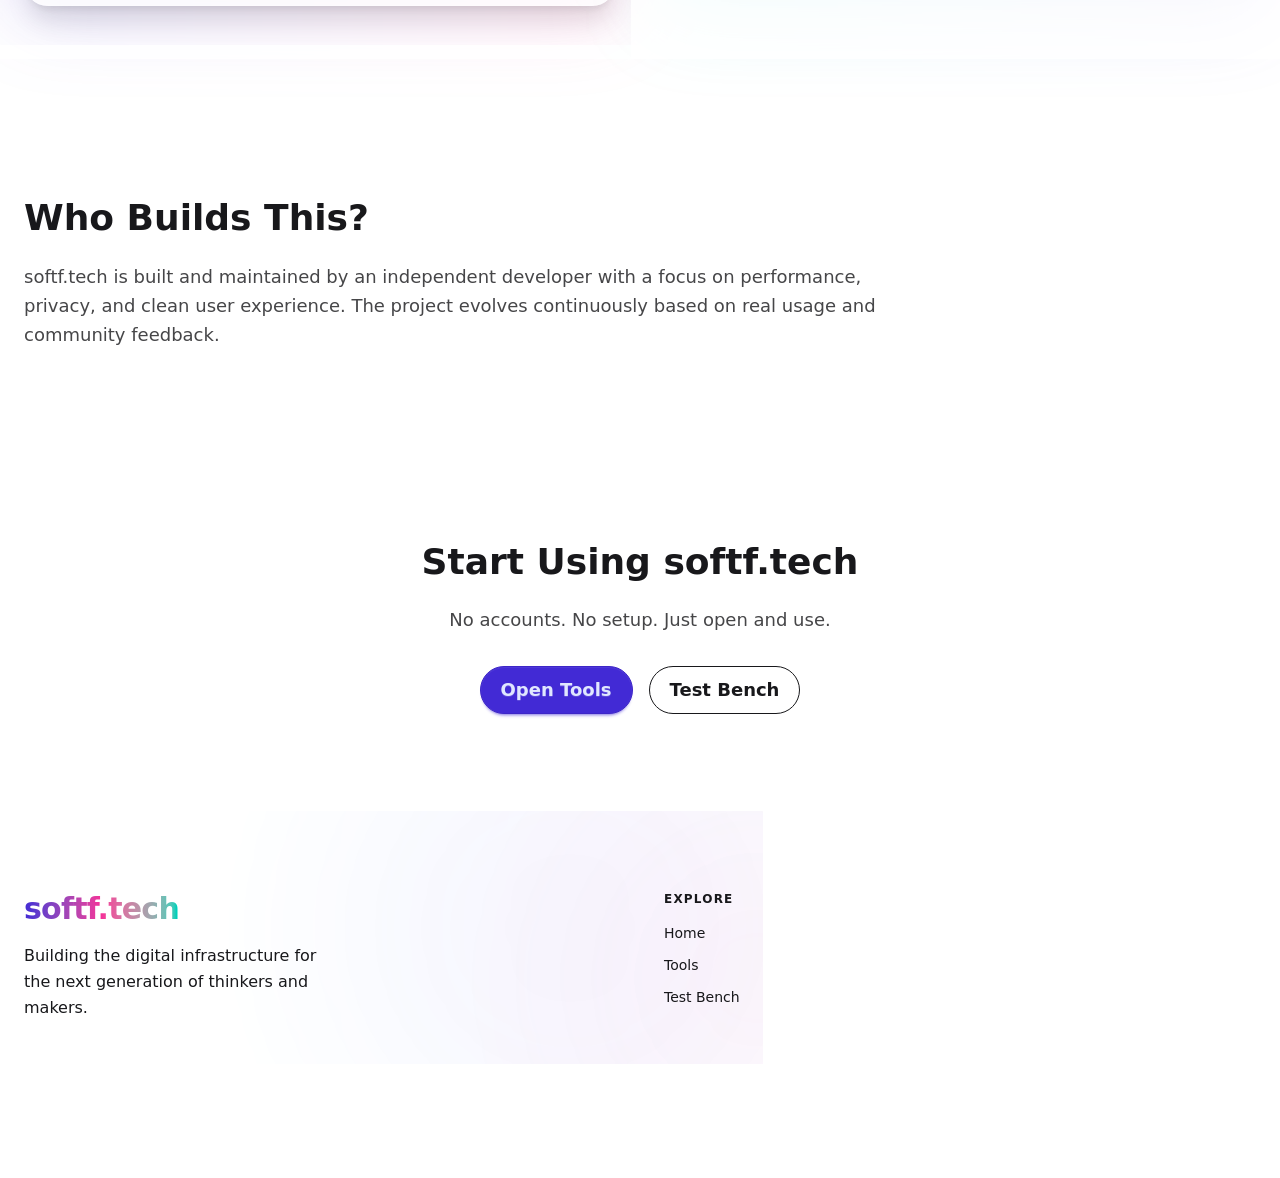
<file: about.html>
<!doctype html>
<html>
<html lang="en">
<head>
  <meta charset="UTF-8">
  <meta name="viewport" content="width=device-width, initial-scale=1.0">

  <title>About – softf.tech | Free Online Browser Tools</title>
    <link rel="canonical" href="https://softf.tech/about.html">
  <!-- SEO -->
  <meta name="description" content="Learn about softf.tech, a privacy-first platform offering free online browser tools for PDFs, images, developers, and hardware testing.">
  <meta name="keywords" content="about softf.tech, free online tools, browser tools, privacy tools, pdf tools, developer tools">
  <meta name="author" content="softf.tech">

  <!-- Open Graph -->
  <meta property="og:title" content="About – softf.tech">
  <meta property="og:description" content="Discover the mission behind softf.tech and how we build fast, free, privacy-first browser tools.">
  <meta property="og:type" content="website">
  <meta property="og:url" content="https://softf.tech/about.html">
  <meta property="og:site_name" content="softf.tech">

  <!-- Twitter -->
  <meta name="twitter:card" content="summary">
  <meta name="twitter:title" content="About – softf.tech">
  <meta name="twitter:description" content="Learn about softf.tech and our privacy-first browser tools.">

  <!-- PWA -->
  <link rel="manifest" href="/site.webmanifest">
  <meta name="theme-color" content="#0f172a">

  <!-- Icons -->
  <link rel="icon" href="/favicon-32x32.png" sizes="32x32">
  <link rel="icon" href="/favicon-16x16.png" sizes="16x16">
  <link rel="apple-touch-icon" href="/apple-touch-icon.png">
  <link rel="icon" href="/android-chrome-192x192.png" sizes="192x192">
  <link rel="icon" href="/android-chrome-512x512.png" sizes="512x512">

  <!-- CSS -->
  <link rel="stylesheet" href="/src/output.css">
</head>
<body>
<header class="pt-28 relative z-50">

  <div class="fixed top-0 inset-x-0 h-24 bg-gradient-to-r
              from-primary/20 via-secondary/20 to-accent/20
              blur-2xl -z-10 pointer-events-none"
       aria-hidden="true"></div>

  <nav class="fixed top-4 left-1/2 -translate-x-1/2 z-50
              w-[95%] max-w-7xl
              bg-base-100/70 backdrop-blur-xl
              border border-white/20
              shadow-xl rounded-2xl transition-all duration-300"
       aria-label="Main Navigation">

    <div class="flex items-center justify-between px-6 py-3 md:px-8">

      <a href="/"
         class="text-2xl font-extrabold tracking-tight
                bg-gradient-to-r from-primary to-secondary
                bg-clip-text text-transparent
                hover:scale-110 transition duration-300"
         aria-label="SoftF Tech Homepage">
        softf.tech
      </a>

      <ul class="hidden md:flex gap-10 text-sm font-semibold list-none m-0 p-0">
        <li>
          <a href="/" class="relative group py-2" title="Return to Homepage">
            Home
            <span class="absolute left-0 bottom-0 w-0 h-[2px] bg-primary
                         group-hover:w-full transition-all duration-300"></span>
          </a>
        </li>
        <li>
          <a href="https://tools.softf.tech" class="relative group py-2" title="Access our suite of tools">
            Tools
            <span class="absolute left-0 bottom-0 w-0 h-[2px] bg-secondary
                         group-hover:w-full transition-all duration-300"></span>
          </a>
        </li>
        <li>
          <a href="https://test.softf.tech" class="relative group py-2" title="Visit the Test Bench environment">
            Test Bench
            <span class="absolute left-0 bottom-0 w-0 h-[2px] bg-accent
                         group-hover:w-full transition-all duration-300"></span>
          </a>
        </li>
        <li>
          <a href="/about.html" class="relative group py-2" title="Learn more about SoftF Tech">
            About
            <span class="absolute left-0 bottom-0 w-0 h-[2px] bg-primary
                         group-hover:w-full transition-all duration-300"></span>
          </a>
        </li>
      </ul>

      <div class="dropdown dropdown-end md:hidden">

        <div tabindex="0" role="button" class="btn btn-ghost btn-circle text-current" aria-label="Open Mobile Menu">
          <svg xmlns="http://www.w3.org/2000/svg" class="h-6 w-6" fill="none" viewBox="0 0 24 24" stroke="currentColor">
            <path stroke-linecap="round" stroke-linejoin="round" stroke-width="2" d="M4 6h16M4 12h16M4 18h16" />
          </svg>
        </div>

        <ul tabindex="0" class="menu menu-sm dropdown-content mt-3 z-[1] p-2 shadow-2xl bg-base-100/95 backdrop-blur-xl rounded-box w-52 border border-white/10 font-medium">
          <li><a href="/" class="hover:text-primary">Home</a></li>
          <li><a href="https://tools.softf.tech" class="hover:text-secondary">Tools</a></li>
          <li><a href="https://test.softf.tech" class="hover:text-accent">Test Bench</a></li>
          <li><a href="/about.html" class="hover:text-primary">About</a></li>
        </ul>

      </div>

    </div>
  </nav>

</header>
<main class="max-w-7xl mx-auto px-6">

  <!-- HERO / INTRO -->
  <section class="py-24 grid md:grid-cols-2 gap-12 items-center">
    <div class="space-y-6">
      <h1 class="text-4xl md:text-6xl font-black leading-tight">
        About
        <span class="bg-gradient-to-r from-primary to-secondary bg-clip-text text-transparent">
          softf.tech
        </span>
      </h1>

      <p class="text-lg opacity-80 max-w-xl">
        softf.tech is a collection of fast, free, and privacy-first browser tools
        built to help developers, students, and everyday users get real work done
        without installing software or uploading files.
      </p>

      <p class="text-sm opacity-60">
        Built with a simple philosophy: powerful tools, zero friction.
      </p>
    </div>

    <div class="relative">
      <div class="absolute -inset-2 bg-gradient-to-r from-primary/30 to-secondary/30 blur-2xl rounded-3xl"></div>
      <div class="relative bg-base-100/80 backdrop-blur-xl border border-white/20 rounded-3xl shadow-xl p-8">
        <h3 class="text-xl font-bold mb-4">What we offer</h3>
        <ul class="space-y-2 text-sm">
          <li>PDF & Image utilities</li>
          <li>Developer productivity tools</li>
          <li>Hardware & network testing</li>
          <li>100% client-side processing</li>
        </ul>
      </div>
    </div>
  </section>

  <!-- MISSION -->
  <section class="py-24 max-w-4xl">
    <h2 class="text-3xl md:text-4xl font-black mb-6">
      Our Mission
    </h2>

    <p class="text-lg opacity-80 leading-relaxed">
      The internet is full of tools that require sign-ups, ads, trackers,
      subscriptions, or file uploads. softf.tech exists to be the opposite of that.
      We believe essential utilities should be accessible instantly, work offline
      where possible, and respect user privacy by default.
    </p>
  </section>

  <!-- PRINCIPLES -->
  <section class="py-24 grid md:grid-cols-3 gap-8">
    <div class="card bg-base-100 shadow-xl hover:shadow-2xl transition">
      <div class="card-body">
        <h3 class="card-title">Privacy First</h3>
        <p>
          No data collection. No analytics. No file uploads.
          Everything runs in your browser.
        </p>
      </div>
    </div>

    <div class="card bg-base-100 shadow-xl hover:shadow-2xl transition">
      <div class="card-body">
        <h3 class="card-title">Speed & Simplicity</h3>
        <p>
          Lightweight tools that load instantly and do exactly one job well.
        </p>
      </div>
    </div>

    <div class="card bg-base-100 shadow-xl hover:shadow-2xl transition">
      <div class="card-body">
        <h3 class="card-title">Free & Accessible</h3>
        <p>
          No paywalls, no subscriptions, no artificial limits.
          Just useful tools for everyone.
        </p>
      </div>
    </div>
  </section>

  <!-- PRODUCTS -->
  <section class="py-24">
    <h2 class="text-3xl md:text-4xl font-black mb-12">
      The Platform
    </h2>

    <div class="grid md:grid-cols-2 gap-12">

      <div class="relative">
        <div class="absolute -inset-2 bg-gradient-to-r from-primary/20 to-secondary/20 blur-2xl rounded-3xl"></div>
        <div class="relative bg-base-100/80 backdrop-blur-xl border border-white/20 rounded-3xl shadow-xl p-8">
          <h3 class="text-xl font-bold mb-3">Tools Hub</h3>
          <p class="opacity-80">
            A growing library of PDF, image, developer, and text utilities
            designed for daily workflows.
          </p>
          <a href="https://tools.softf.tech" class="btn btn-primary btn-sm mt-4">
            Visit Tools
          </a>
        </div>
      </div>

      <div class="relative">
        <div class="absolute -inset-2 bg-gradient-to-r from-accent/20 to-primary/20 blur-2xl rounded-3xl"></div>
        <div class="relative bg-base-100/80 backdrop-blur-xl border border-white/20 rounded-3xl shadow-xl p-8">
          <h3 class="text-xl font-bold mb-3">Test Bench</h3>
          <p class="opacity-80">
            Client-side hardware and network diagnostics for keyboards,
            mice, displays, speakers, and internet speed.
          </p>
          <a href="https://test.softf.tech" class="btn btn-outline btn-sm mt-4">
            Open Test Bench
          </a>
        </div>
      </div>

    </div>
  </section>

  <!-- CREATOR -->
  <section class="py-24 max-w-4xl">
    <h2 class="text-3xl md:text-4xl font-black mb-6">
      Who Builds This?
    </h2>

    <p class="text-lg opacity-80 leading-relaxed">
      softf.tech is built and maintained by an independent developer with a focus
      on performance, privacy, and clean user experience. The project evolves
      continuously based on real usage and community feedback.
    </p>
  </section>

  <!-- CTA -->
  <section class="py-24 text-center">
    <h2 class="text-3xl md:text-4xl font-black mb-6">
      Start Using softf.tech
    </h2>

    <p class="text-lg opacity-80 mb-8">
      No accounts. No setup. Just open and use.
    </p>

    <div class="flex justify-center gap-4">
      <a href="https://tools.softf.tech" class="btn btn-primary btn-lg rounded-full">
        Open Tools
      </a>
      <a href="https://test.softf.tech" class="btn btn-outline btn-lg rounded-full">
        Test Bench
      </a>
    </div>
  </section>

</main>
<!-- Footer -->
<!-- Footer -->
<footer class="relative mt-auto pt-20 pb-10 overflow-hidden border-t border-white/5 bg-base-100/30 backdrop-blur-md">

    <div class="absolute top-0 left-1/2 -translate-x-1/2 w-full h-full max-w-7xl pointer-events-none -z-10">
        <div class="absolute bottom-0 left-1/4 w-[500px] h-[500px] bg-primary/10 rounded-full blur-[100px] opacity-40 animate-pulse"></div>
        <div class="absolute bottom-0 right-1/4 w-[400px] h-[400px] bg-secondary/10 rounded-full blur-[100px] opacity-40"></div>
    </div>

    <div class="max-w-7xl mx-auto px-6 relative z-10">
        <div class="grid grid-cols-1 md:grid-cols-12 gap-12 mb-16">

            <div class="md:col-span-4 flex flex-col gap-4">
                <a href="/" class="text-3xl font-extrabold tracking-tight bg-gradient-to-r from-primary via-secondary to-accent bg-clip-text text-transparent w-fit">
                    softf.tech
                </a>
                <p class="text-base-content leading-relaxed max-w-xs font-medium">
                    Building the digital infrastructure for the next generation of thinkers and makers.
                </p>
            </div>

            <div class="md:col-span-2 md:col-start-7">
                <p class="font-black text-base-content mb-4 tracking-widest uppercase text-xs">Explore</p>
                <ul class="flex flex-col gap-3 text-sm font-medium">
                    <li><a href="/" class="hover:text-primary hover:translate-x-1 transition-all duration-300 inline-block">Home</a></li>
                    <li><a href="https://tools.softf.tech" class="hover:text-primary hover:translate-x-1 transition-all duration-300 inline-block">Tools</a></li>
                    <li><a href="https://test.softf.tech" class="hover:text-primary hover:translate-x-1 transition-all duration-300 inline-block">Test Bench</a></li>
                </ul>
            </div>

            <div class="md:col-span-2">
                <p class="font-black text-base-content mb-4 tracking-widest uppercase text-xs">Legal</p>
                <ul class="flex flex-col gap-3 text-sm font-medium">
                    <li><a href="/privacy.html" class="hover:text-primary hover:translate-x-1 transition-all duration-300 inline-block">Privacy</a></li>
                    <li><a href="/terms.html" class="hover:text-primary hover:translate-x-1 transition-all duration-300 inline-block">Terms</a></li>
                    <li><a href="/contact.html" class="hover:text-primary hover:translate-x-1 transition-all duration-300 inline-block">Contact</a></li>
                </ul>
            </div>

            <div class="md:col-span-2">
                <p class="font-black text-base-content mb-4 tracking-widest uppercase text-xs">Connect</p>
                <div class="flex gap-3">
                    <a href="https://github.com/Mayank170906" target="_blank" rel="noopener noreferrer" aria-label="View Mayank's GitHub profile" class="group p-2.5 rounded-full bg-base-content/5 border border-white/5 hover:bg-primary hover:border-primary hover:text-white hover:-translate-y-1 hover:shadow-lg hover:shadow-primary/40 transition-all duration-300">
                        <svg xmlns="http://www.w3.org/2000/svg" width="20" height="20" viewBox="0 0 24 24" fill="currentColor" class="text-base-content group-hover:text-white transition-colors"><path d="M12 0c-6.626 0-12 5.373-12 12 0 5.302 3.438 9.8 8.207 11.387.599.111.793-.261.793-.577v-2.234c-3.338.726-4.033-1.416-4.033-1.416-.546-1.387-1.333-1.756-1.333-1.756-1.089-.745.083-.729.083-.729 1.205.084 1.839 1.237 1.839 1.237 1.07 1.834 2.807 1.304 3.492.997.107-.775.418-1.305.762-1.604-2.665-.305-5.467-1.334-5.467-5.931 0-1.311.469-2.381 1.236-3.221-.124-.303-.535-1.524.117-3.176 0 0 1.008-.322 3.301 1.23.957-.266 1.983-.399 3.003-.404 1.02.005 2.047.138 3.006.404 2.291-1.552 3.297-1.23 3.297-1.23.653 1.653.242 2.874.118 3.176.77.84 1.235 1.911 1.235 3.221 0 4.609-2.807 5.624-5.479 5.921.43.372.823 1.102.823 2.222v3.293c0 .319.192.694.801.576 4.765-1.589 8.199-6.086 8.199-11.386 0-6.627-5.373-12-12-12z"/></svg>
                    </a>
                    <a href="https://www.linkedin.com/in/mayank170906/" target="_blank" rel="noopener noreferrer" aria-label="View Mayank's LinkedIn profile" class="group p-2.5 rounded-full bg-base-content/5 border border-white/5 hover:bg-[#0077b5] hover:border-[#0077b5] hover:text-white hover:-translate-y-1 hover:shadow-lg hover:shadow-[#0077b5]/40 transition-all duration-300">
                        <svg xmlns="http://www.w3.org/2000/svg" width="20" height="20" viewBox="0 0 24 24" fill="currentColor" class="text-base-content group-hover:text-white transition-colors"><path d="M19 0h-14c-2.761 0-5 2.239-5 5v14c0 2.761 2.239 5 5 5h14c2.762 0 5-2.239 5-5v-14c0-2.761-2.238-5-5-5zm-11 19h-3v-11h3v11zm-1.5-12.268c-.966 0-1.75-.79-1.75-1.764s.784-1.764 1.75-1.764 1.75.79 1.75 1.764-.783 1.764-1.75 1.764zm13.5 12.268h-3v-5.604c0-3.368-4-3.113-4 0v5.604h-3v-11h3v1.765c1.396-2.586 7-2.777 7 2.476v6.759z"/></svg>
                    </a>
                    <a href="mailto:contact@softf.tech" aria-label="Send an email to softf.tech" class="group p-2.5 rounded-full bg-base-content/5 border border-white/5 hover:bg-accent hover:border-accent hover:text-white hover:-translate-y-1 hover:shadow-lg hover:shadow-accent/40 transition-all duration-300">
                        <svg xmlns="http://www.w3.org/2000/svg" width="20" height="20" viewBox="0 0 24 24" fill="currentColor" class="text-base-content group-hover:text-white transition-colors"><path d="M0 3v18h24v-18h-24zm21.518 2l-9.518 7.713-9.518-7.713h19.036zm-19.518 14v-11.817l10 8.104 10-8.104v11.817h-20z"/></svg>
                    </a>
                </div>
            </div>
        </div>

        <div class="h-px w-full bg-gradient-to-r from-transparent via-base-content/10 to-transparent my-8"></div>

        <div class="flex flex-col md:flex-row items-center justify-between gap-4 text-sm text-base-content font-medium">
            <p>&copy; <span id="year">2026</span> softf.tech. All rights reserved.</p>
            <div class="flex items-center gap-2">
                <span class="relative flex h-2 w-2">
                  <span class="animate-ping absolute inline-flex h-full w-full rounded-full bg-green-400 opacity-75"></span>
                  <span class="relative inline-flex rounded-full h-2 w-2 bg-green-500"></span>
                </span>
                <span class="font-mono text-xs tracking-widest font-bold">SYSTEMS OPERATIONAL</span>
            </div>
        </div>
    </div>
</footer>
<script type="application/ld+json">
{
  "@context": "https://schema.org",
  "@graph": [

    {
      "@type": "AboutPage",
      "@id": "https://softf.tech/about.html#webpage",
      "url": "https://softf.tech/about.html",
      "name": "About SoftF.Tech",
      "description": "Learn about SoftF.Tech, its mission, and its privacy-focused browser-based tools that run locally without uploads or tracking.",
      "inLanguage": "en",
      "isPartOf": {
        "@id": "https://softf.tech/#website"
      },
      "mainEntity": {
        "@id": "https://softf.tech/#organization"
      }
    },

    {
      "@type": "WebSite",
      "@id": "https://softf.tech/#website",
      "url": "https://softf.tech/",
      "name": "SoftF.Tech",
      "inLanguage": "en",
      "publisher": {
        "@id": "https://softf.tech/#organization"
      }
    },

    {
      "@type": "Organization",
      "@id": "https://softf.tech/#organization",
      "name": "SoftF.Tech",
      "url": "https://softf.tech/",
      "logo": {
        "@type": "ImageObject",
        "url": "https://softf.tech/android-chrome-512x512.png"
      },
      "description": "SoftF.Tech builds privacy-focused browser tools that process files locally on the user’s device without uploads, accounts, or tracking.",
      "contactPoint": {
        "@type": "ContactPoint",
        "contactType": "customer support",
        "url": "https://softf.tech/contact.html",
        "email": "contact@softf.tech",
        "availableLanguage": ["en"]
      },
      "sameAs": [
        "https://github.com/Mayank170906",
        "https://www.linkedin.com/in/mayank170906/"
      ]
    }

  ]
}
</script>

</body>
</html>
</file>
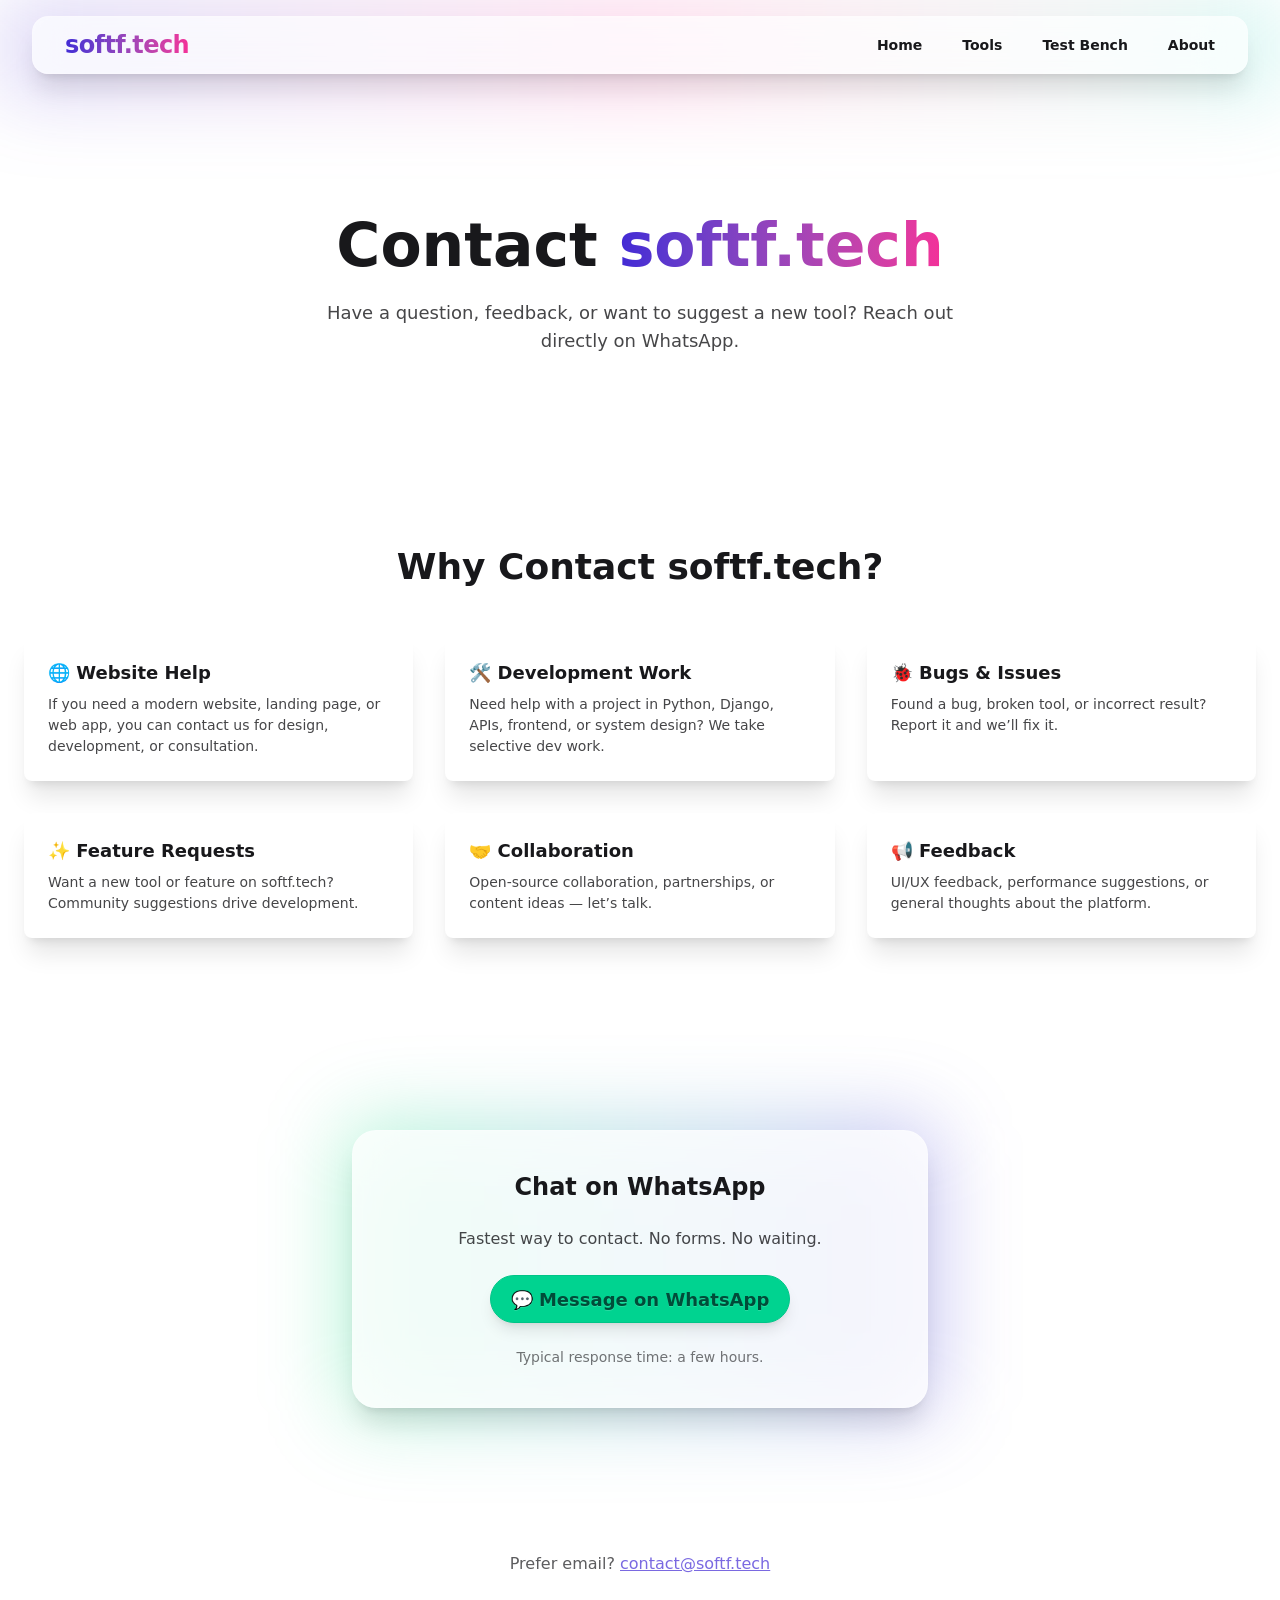
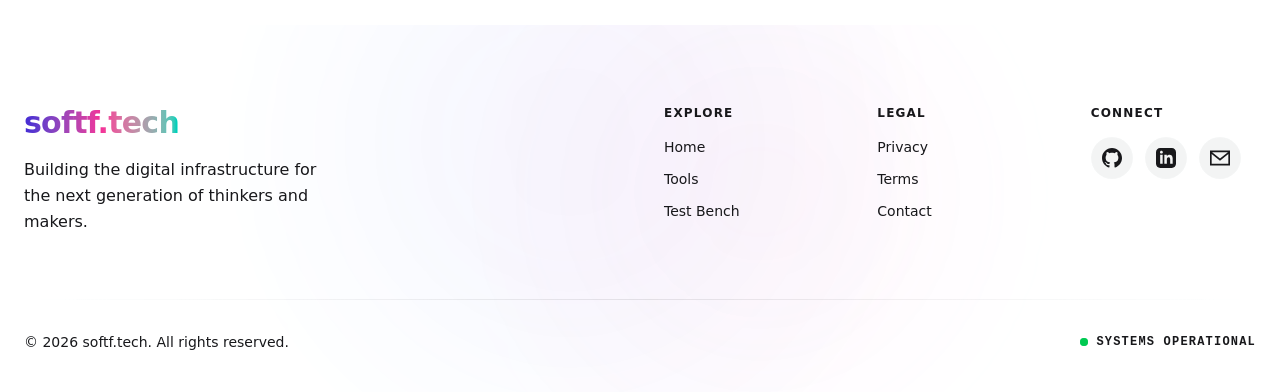
<file: contact.html>
<!doctype html>
<html>
<html lang="en">
<head>
  <meta charset="UTF-8">
  <meta name="viewport" content="width=device-width, initial-scale=1.0">

  <title>Contact – softf.tech | Get in Touch</title>
    <link rel="canonical" href="https://softf.tech/contact.html">
  <!-- SEO -->
  <meta name="description" content="Contact softf.tech for website development, feature requests, bug reports, collaborations, or general feedback. Reach us instantly via WhatsApp or email.">
  <meta name="keywords" content="contact softf.tech, website development contact, report bugs, feature requests, web developer india, softf tech contact">
  <meta name="author" content="softf.tech">

  <!-- Open Graph -->
  <meta property="og:title" content="Contact – softf.tech">
  <meta property="og:description" content="Get in touch with softf.tech for development work, bug reports, feature ideas, or collaborations.">
  <meta property="og:type" content="website">
  <meta property="og:url" content="https://softf.tech/contact.html">
  <meta property="og:site_name" content="softf.tech">

  <!-- Twitter -->
  <meta name="twitter:card" content="summary">
  <meta name="twitter:title" content="Contact – softf.tech">
  <meta name="twitter:description" content="Contact softf.tech for development, support, feedback, or collaboration.">

  <!-- PWA -->
  <link rel="manifest" href="/site.webmanifest">
  <meta name="theme-color" content="#0f172a">

  <!-- Icons -->
  <link rel="icon" href="/favicon-32x32.png" sizes="32x32">
  <link rel="icon" href="/favicon-16x16.png" sizes="16x16">
  <link rel="apple-touch-icon" href="/apple-touch-icon.png">
  <link rel="icon" href="/android-chrome-192x192.png" sizes="192x192">
  <link rel="icon" href="/android-chrome-512x512.png" sizes="512x512">

  <!-- CSS -->
  <link rel="stylesheet" href="/src/output.css">
    <script type="application/ld+json">
{
  "@context": "https://schema.org",
  "@graph": [

    {
      "@type": "ContactPage",
      "@id": "https://softf.tech/contact.html#webpage",
      "url": "https://softf.tech/contact.html",
      "name": "Contact SoftF.Tech",
      "description": "Contact SoftF.Tech for general inquiries, support, feedback, or partnership questions.",
      "inLanguage": "en",
      "isPartOf": {
        "@id": "https://softf.tech/#website"
      },
      "mainEntity": {
        "@id": "https://softf.tech/#organization"
      }
    },

    {
      "@type": "WebSite",
      "@id": "https://softf.tech/#website",
      "url": "https://softf.tech/",
      "name": "SoftF.Tech",
      "inLanguage": "en",
      "publisher": {
        "@id": "https://softf.tech/#organization"
      }
    },

    {
      "@type": "Organization",
      "@id": "https://softf.tech/#organization",
      "name": "SoftF.Tech",
      "url": "https://softf.tech/",
      "logo": {
        "@type": "ImageObject",
        "url": "https://softf.tech/android-chrome-512x512.png"
      },
      "contactPoint": {
        "@type": "ContactPoint",
        "contactType": "customer support",
        "url": "https://softf.tech/contact.html",
        "email": "contact@softf.tech",
        "availableLanguage": ["en"]
      },
      "sameAs": [
        "https://github.com/Mayank170906",
        "https://www.linkedin.com/in/mayank170906/"
      ]
    }

  ]
}
</script>
</head>
<script type="application/ld+json">
{
  "@context": "https://schema.org",
  "@graph": [

    {
      "@type": "AboutPage",
      "@id": "https://softf.tech/about.html#webpage",
      "url": "https://softf.tech/about.html",
      "name": "About SoftF.Tech",
      "description": "Learn about SoftF.Tech, its mission, and its privacy-focused browser-based tools that run locally without uploads or tracking.",
      "inLanguage": "en",
      "isPartOf": {
        "@id": "https://softf.tech/#website"
      },
      "mainEntity": {
        "@id": "https://softf.tech/#organization"
      }
    },

    {
      "@type": "WebSite",
      "@id": "https://softf.tech/#website",
      "url": "https://softf.tech/",
      "name": "SoftF.Tech",
      "inLanguage": "en",
      "publisher": {
        "@id": "https://softf.tech/#organization"
      }
    },

    {
      "@type": "Organization",
      "@id": "https://softf.tech/#organization",
      "name": "SoftF.Tech",
      "url": "https://softf.tech/",
      "logo": {
        "@type": "ImageObject",
        "url": "https://softf.tech/android-chrome-512x512.png"
      },
      "description": "SoftF.Tech builds privacy-focused browser tools that process files locally on the user’s device without uploads, accounts, or tracking.",
      "contactPoint": {
        "@type": "ContactPoint",
        "contactType": "customer support",
        "url": "https://softf.tech/contact.html",
        "email": "contact@softf.tech",
        "availableLanguage": ["en"]
      },
      "sameAs": [
        "https://github.com/Mayank170906",
        "https://www.linkedin.com/in/mayank170906/"
      ]
    }

  ]
}
</script>
<body>
<header class="pt-28 relative z-50">

  <div class="fixed top-0 inset-x-0 h-24 bg-gradient-to-r
              from-primary/20 via-secondary/20 to-accent/20
              blur-2xl -z-10 pointer-events-none"
       aria-hidden="true"></div>

  <nav class="fixed top-4 left-1/2 -translate-x-1/2 z-50
              w-[95%] max-w-7xl
              bg-base-100/70 backdrop-blur-xl
              border border-white/20
              shadow-xl rounded-2xl transition-all duration-300"
       aria-label="Main Navigation">

    <div class="flex items-center justify-between px-6 py-3 md:px-8">

      <a href="/"
         class="text-2xl font-extrabold tracking-tight
                bg-gradient-to-r from-primary to-secondary
                bg-clip-text text-transparent
                hover:scale-110 transition duration-300"
         aria-label="SoftF Tech Homepage">
        softf.tech
      </a>

      <ul class="hidden md:flex gap-10 text-sm font-semibold list-none m-0 p-0">
        <li>
          <a href="/" class="relative group py-2" title="Return to Homepage">
            Home
            <span class="absolute left-0 bottom-0 w-0 h-[2px] bg-primary
                         group-hover:w-full transition-all duration-300"></span>
          </a>
        </li>
        <li>
          <a href="https://tools.softf.tech" class="relative group py-2" title="Access our suite of tools">
            Tools
            <span class="absolute left-0 bottom-0 w-0 h-[2px] bg-secondary
                         group-hover:w-full transition-all duration-300"></span>
          </a>
        </li>
        <li>
          <a href="https://test.softf.tech" class="relative group py-2" title="Visit the Test Bench environment">
            Test Bench
            <span class="absolute left-0 bottom-0 w-0 h-[2px] bg-accent
                         group-hover:w-full transition-all duration-300"></span>
          </a>
        </li>
        <li>
          <a href="/about.html" class="relative group py-2" title="Learn more about SoftF Tech">
            About
            <span class="absolute left-0 bottom-0 w-0 h-[2px] bg-primary
                         group-hover:w-full transition-all duration-300"></span>
          </a>
        </li>
      </ul>

      <div class="dropdown dropdown-end md:hidden">

        <div tabindex="0" role="button" class="btn btn-ghost btn-circle text-current" aria-label="Open Mobile Menu">
          <svg xmlns="http://www.w3.org/2000/svg" class="h-6 w-6" fill="none" viewBox="0 0 24 24" stroke="currentColor">
            <path stroke-linecap="round" stroke-linejoin="round" stroke-width="2" d="M4 6h16M4 12h16M4 18h16" />
          </svg>
        </div>

        <ul tabindex="0" class="menu menu-sm dropdown-content mt-3 z-[1] p-2 shadow-2xl bg-base-100/95 backdrop-blur-xl rounded-box w-52 border border-white/10 font-medium">
          <li><a href="/" class="hover:text-primary">Home</a></li>
          <li><a href="https://tools.softf.tech" class="hover:text-secondary">Tools</a></li>
          <li><a href="https://test.softf.tech" class="hover:text-accent">Test Bench</a></li>
          <li><a href="/about.html" class="hover:text-primary">About</a></li>
        </ul>

      </div>

    </div>
  </nav>

</header>
<main class="max-w-7xl mx-auto px-6">

  <!-- HERO -->
  <section class="py-24 text-center">
    <h1 class="text-4xl md:text-6xl font-black leading-tight">
      Contact
      <span class="bg-gradient-to-r from-primary to-secondary bg-clip-text text-transparent">
        softf.tech
      </span>
    </h1>

    <p class="mt-4 text-lg opacity-80 max-w-2xl mx-auto">
      Have a question, feedback, or want to suggest a new tool?
      Reach out directly on WhatsApp.
    </p>
  </section>
<!-- WHY CONTACT US -->
<section class="py-24">
  <h2 class="text-3xl md:text-4xl font-black text-center mb-12">
    Why Contact softf.tech?
  </h2>

  <div class="grid md:grid-cols-3 gap-8">

    <!-- Card 1 -->
    <div class="card bg-base-100 shadow-xl hover:shadow-2xl transition">
      <div class="card-body">
        <h3 class="card-title">🌐 Website Help</h3>
        <p class="opacity-80">
          If you need a modern website, landing page, or web app,
          you can contact us for design, development, or consultation.
        </p>
      </div>
    </div>

    <!-- Card 2 -->
    <div class="card bg-base-100 shadow-xl hover:shadow-2xl transition">
      <div class="card-body">
        <h3 class="card-title">🛠 Development Work</h3>
        <p class="opacity-80">
          Need help with a project in Python, Django, APIs,
          frontend, or system design? We take selective dev work.
        </p>
      </div>
    </div>

    <!-- Card 3 -->
    <div class="card bg-base-100 shadow-xl hover:shadow-2xl transition">
      <div class="card-body">
        <h3 class="card-title">🐞 Bugs & Issues</h3>
        <p class="opacity-80">
          Found a bug, broken tool, or incorrect result?
          Report it and we’ll fix it.
        </p>
      </div>
    </div>

    <!-- Card 4 -->
    <div class="card bg-base-100 shadow-xl hover:shadow-2xl transition">
      <div class="card-body">
        <h3 class="card-title">✨ Feature Requests</h3>
        <p class="opacity-80">
          Want a new tool or feature on softf.tech?
          Community suggestions drive development.
        </p>
      </div>
    </div>

    <!-- Card 5 -->
    <div class="card bg-base-100 shadow-xl hover:shadow-2xl transition">
      <div class="card-body">
        <h3 class="card-title">🤝 Collaboration</h3>
        <p class="opacity-80">
          Open-source collaboration, partnerships,
          or content ideas — let’s talk.
        </p>
      </div>
    </div>

    <!-- Card 6 -->
    <div class="card bg-base-100 shadow-xl hover:shadow-2xl transition">
      <div class="card-body">
        <h3 class="card-title">📢 Feedback</h3>
        <p class="opacity-80">
          UI/UX feedback, performance suggestions,
          or general thoughts about the platform.
        </p>
      </div>
    </div>

  </div>
</section>

  <!-- CONTACT CARD -->
  <section class="flex justify-center py-24">
    <div class="relative max-w-xl w-full">

      <div class="absolute -inset-2 bg-gradient-to-r from-green-400/30 to-primary/30 blur-2xl rounded-3xl"></div>

      <div class="relative bg-base-100/80 backdrop-blur-xl border border-white/20 rounded-3xl shadow-xl p-10 text-center space-y-6">

        <h2 class="text-2xl font-bold">
          Chat on WhatsApp
        </h2>

        <p class="opacity-80">
          Fastest way to contact. No forms. No waiting.
        </p>

        <a href="https://wa.me/919472160911"
           target="_blank"
           class="btn btn-success btn-lg rounded-full
                  hover:scale-110 transition-all shadow-lg">
          💬 Message on WhatsApp
        </a>

        <p class="text-sm opacity-60">
          Typical response time: a few hours.
        </p>

      </div>
    </div>
  </section>

  <!-- OTHER CONTACT -->
  <section class="text-center py-12">
    <p class="opacity-70">
      Prefer email?
      <a href="mailto:contact@softf.tech" class="link link-primary">
        contact@softf.tech
      </a>
    </p>
  </section>

</main>
<!-- Footer -->
<footer class="relative mt-auto pt-20 pb-10 overflow-hidden border-t border-white/5 bg-base-100/30 backdrop-blur-md">

    <div class="absolute top-0 left-1/2 -translate-x-1/2 w-full h-full max-w-7xl pointer-events-none -z-10">
        <div class="absolute bottom-0 left-1/4 w-[500px] h-[500px] bg-primary/10 rounded-full blur-[100px] opacity-40 animate-pulse"></div>
        <div class="absolute bottom-0 right-1/4 w-[400px] h-[400px] bg-secondary/10 rounded-full blur-[100px] opacity-40"></div>
    </div>

    <div class="max-w-7xl mx-auto px-6 relative z-10">
        <div class="grid grid-cols-1 md:grid-cols-12 gap-12 mb-16">

            <div class="md:col-span-4 flex flex-col gap-4">
                <a href="/" class="text-3xl font-extrabold tracking-tight bg-gradient-to-r from-primary via-secondary to-accent bg-clip-text text-transparent w-fit">
                    softf.tech
                </a>
                <p class="text-base-content leading-relaxed max-w-xs font-medium">
                    Building the digital infrastructure for the next generation of thinkers and makers.
                </p>
            </div>

            <div class="md:col-span-2 md:col-start-7">
                <p class="font-black text-base-content mb-4 tracking-widest uppercase text-xs">Explore</p>
                <ul class="flex flex-col gap-3 text-sm font-medium">
                    <li><a href="/" class="hover:text-primary hover:translate-x-1 transition-all duration-300 inline-block">Home</a></li>
                    <li><a href="https://tools.softf.tech" class="hover:text-primary hover:translate-x-1 transition-all duration-300 inline-block">Tools</a></li>
                    <li><a href="https://test.softf.tech" class="hover:text-primary hover:translate-x-1 transition-all duration-300 inline-block">Test Bench</a></li>
                </ul>
            </div>

            <div class="md:col-span-2">
                <p class="font-black text-base-content mb-4 tracking-widest uppercase text-xs">Legal</p>
                <ul class="flex flex-col gap-3 text-sm font-medium">
                    <li><a href="/privacy.html" class="hover:text-primary hover:translate-x-1 transition-all duration-300 inline-block">Privacy</a></li>
                    <li><a href="/terms.html" class="hover:text-primary hover:translate-x-1 transition-all duration-300 inline-block">Terms</a></li>
                    <li><a href="/contact.html" class="hover:text-primary hover:translate-x-1 transition-all duration-300 inline-block">Contact</a></li>
                </ul>
            </div>

            <div class="md:col-span-2">
                <p class="font-black text-base-content mb-4 tracking-widest uppercase text-xs">Connect</p>
                <div class="flex gap-3">
                    <a href="https://github.com/Mayank170906" target="_blank" rel="noopener noreferrer" aria-label="View Mayank's GitHub profile" class="group p-2.5 rounded-full bg-base-content/5 border border-white/5 hover:bg-primary hover:border-primary hover:text-white hover:-translate-y-1 hover:shadow-lg hover:shadow-primary/40 transition-all duration-300">
                        <svg xmlns="http://www.w3.org/2000/svg" width="20" height="20" viewBox="0 0 24 24" fill="currentColor" class="text-base-content group-hover:text-white transition-colors"><path d="M12 0c-6.626 0-12 5.373-12 12 0 5.302 3.438 9.8 8.207 11.387.599.111.793-.261.793-.577v-2.234c-3.338.726-4.033-1.416-4.033-1.416-.546-1.387-1.333-1.756-1.333-1.756-1.089-.745.083-.729.083-.729 1.205.084 1.839 1.237 1.839 1.237 1.07 1.834 2.807 1.304 3.492.997.107-.775.418-1.305.762-1.604-2.665-.305-5.467-1.334-5.467-5.931 0-1.311.469-2.381 1.236-3.221-.124-.303-.535-1.524.117-3.176 0 0 1.008-.322 3.301 1.23.957-.266 1.983-.399 3.003-.404 1.02.005 2.047.138 3.006.404 2.291-1.552 3.297-1.23 3.297-1.23.653 1.653.242 2.874.118 3.176.77.84 1.235 1.911 1.235 3.221 0 4.609-2.807 5.624-5.479 5.921.43.372.823 1.102.823 2.222v3.293c0 .319.192.694.801.576 4.765-1.589 8.199-6.086 8.199-11.386 0-6.627-5.373-12-12-12z"/></svg>
                    </a>
                    <a href="https://www.linkedin.com/in/mayank170906/" target="_blank" rel="noopener noreferrer" aria-label="View Mayank's LinkedIn profile" class="group p-2.5 rounded-full bg-base-content/5 border border-white/5 hover:bg-[#0077b5] hover:border-[#0077b5] hover:text-white hover:-translate-y-1 hover:shadow-lg hover:shadow-[#0077b5]/40 transition-all duration-300">
                        <svg xmlns="http://www.w3.org/2000/svg" width="20" height="20" viewBox="0 0 24 24" fill="currentColor" class="text-base-content group-hover:text-white transition-colors"><path d="M19 0h-14c-2.761 0-5 2.239-5 5v14c0 2.761 2.239 5 5 5h14c2.762 0 5-2.239 5-5v-14c0-2.761-2.238-5-5-5zm-11 19h-3v-11h3v11zm-1.5-12.268c-.966 0-1.75-.79-1.75-1.764s.784-1.764 1.75-1.764 1.75.79 1.75 1.764-.783 1.764-1.75 1.764zm13.5 12.268h-3v-5.604c0-3.368-4-3.113-4 0v5.604h-3v-11h3v1.765c1.396-2.586 7-2.777 7 2.476v6.759z"/></svg>
                    </a>
                    <a href="mailto:contact@softf.tech" aria-label="Send an email to softf.tech" class="group p-2.5 rounded-full bg-base-content/5 border border-white/5 hover:bg-accent hover:border-accent hover:text-white hover:-translate-y-1 hover:shadow-lg hover:shadow-accent/40 transition-all duration-300">
                        <svg xmlns="http://www.w3.org/2000/svg" width="20" height="20" viewBox="0 0 24 24" fill="currentColor" class="text-base-content group-hover:text-white transition-colors"><path d="M0 3v18h24v-18h-24zm21.518 2l-9.518 7.713-9.518-7.713h19.036zm-19.518 14v-11.817l10 8.104 10-8.104v11.817h-20z"/></svg>
                    </a>
                </div>
            </div>
        </div>

        <div class="h-px w-full bg-gradient-to-r from-transparent via-base-content/10 to-transparent my-8"></div>

        <div class="flex flex-col md:flex-row items-center justify-between gap-4 text-sm text-base-content font-medium">
            <p>&copy; <span id="year">2026</span> softf.tech. All rights reserved.</p>
            <div class="flex items-center gap-2">
                <span class="relative flex h-2 w-2">
                  <span class="animate-ping absolute inline-flex h-full w-full rounded-full bg-green-400 opacity-75"></span>
                  <span class="relative inline-flex rounded-full h-2 w-2 bg-green-500"></span>
                </span>
                <span class="font-mono text-xs tracking-widest font-bold">SYSTEMS OPERATIONAL</span>
            </div>
        </div>
    </div>
</footer>
<script>
    document.getElementById('year').textContent = new Date().getFullYear();
</script>

</body>
</html>
</file>
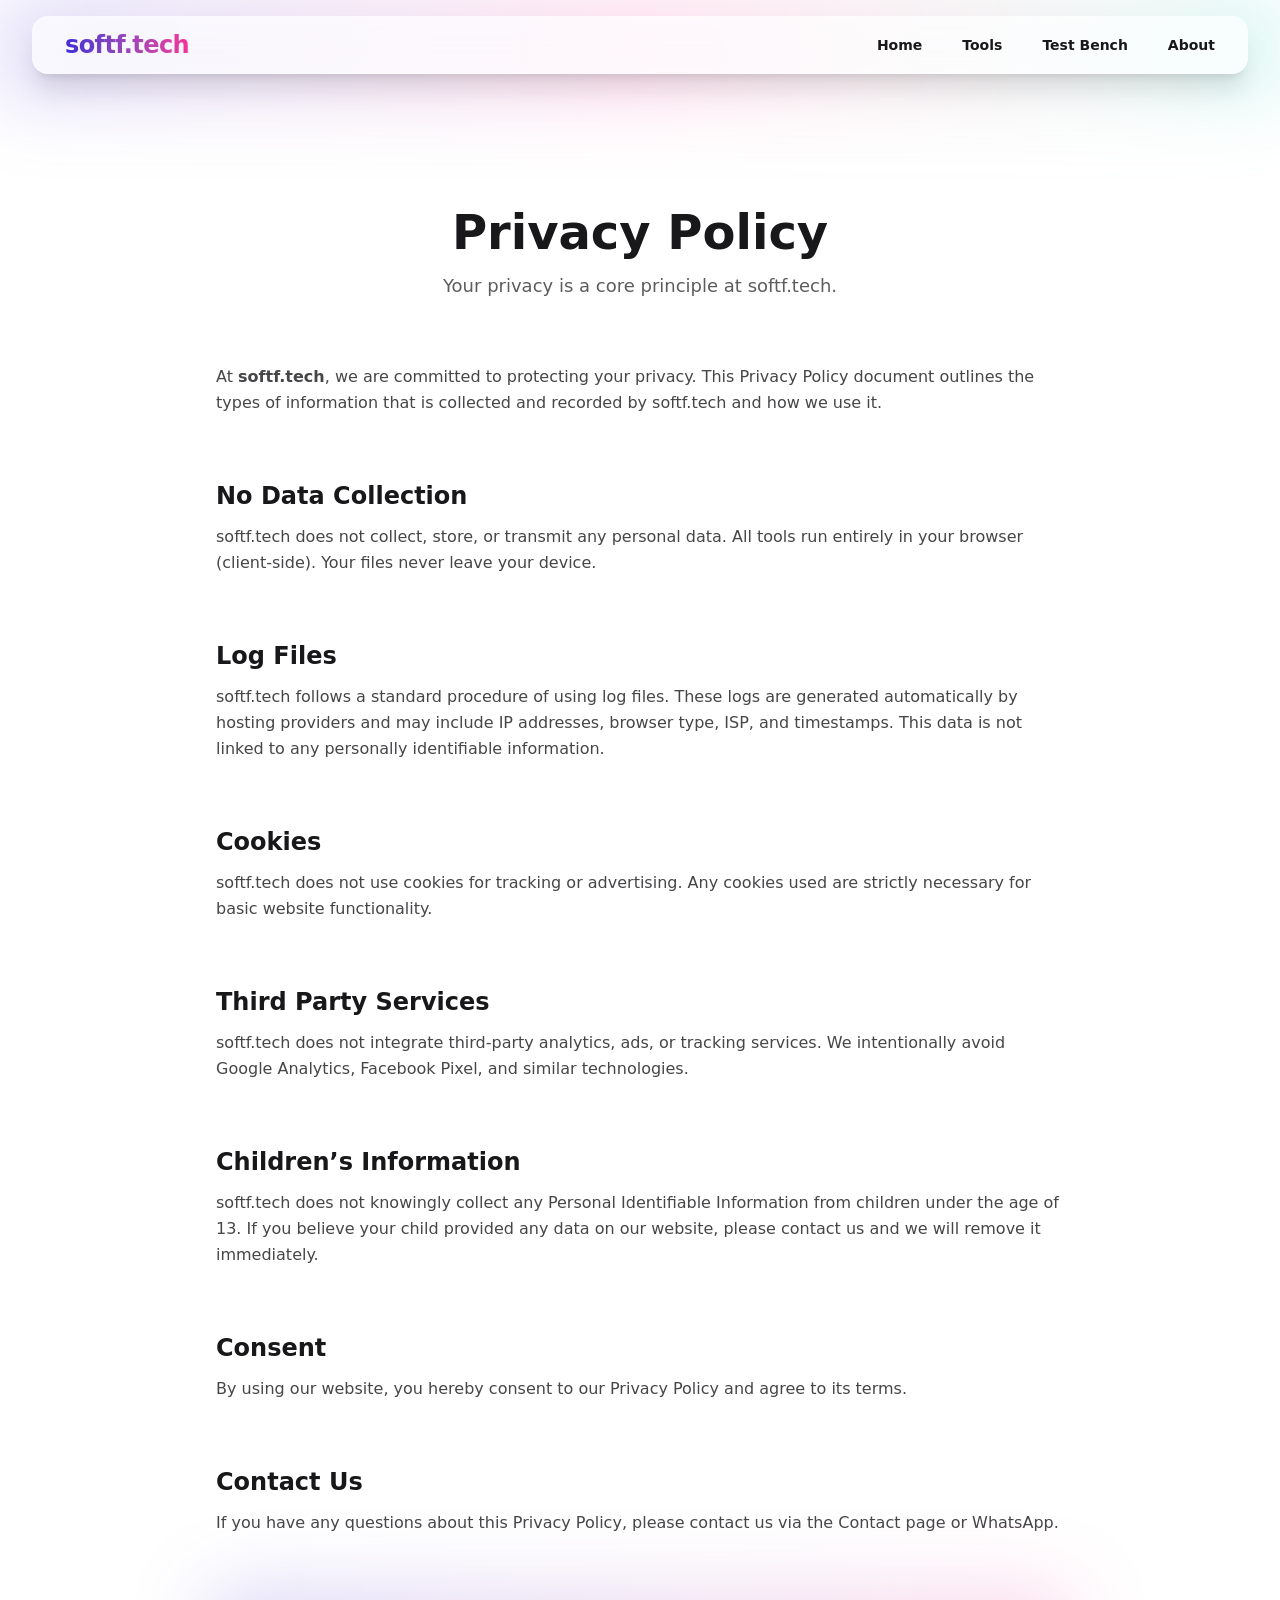
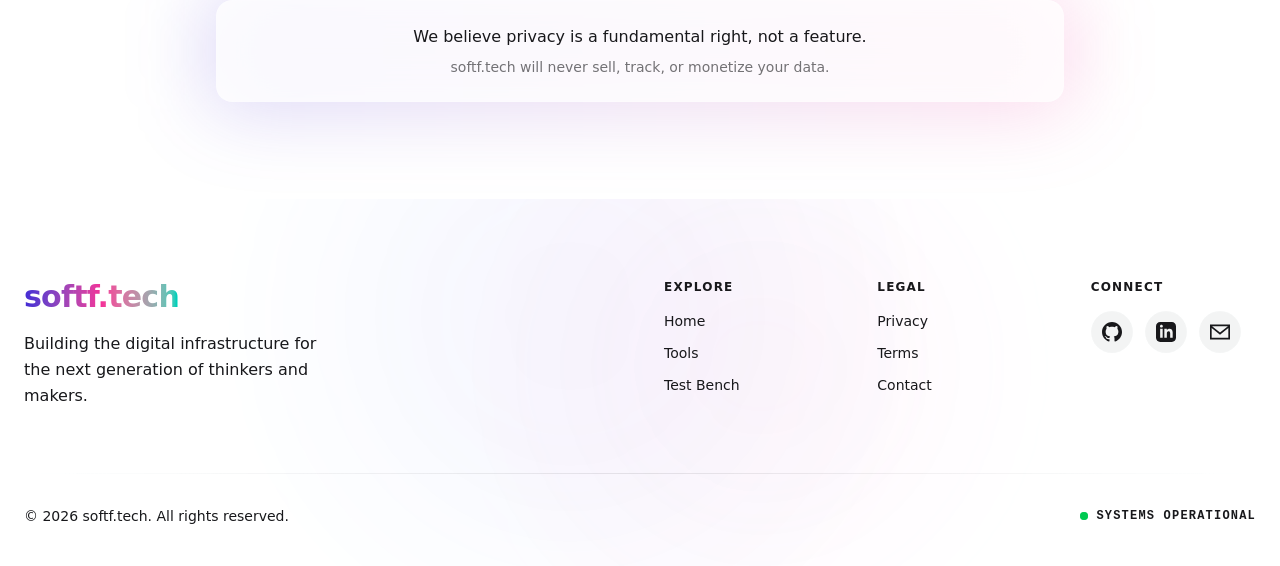
<file: privacy.html>
<!doctype html>
<html>
<html lang="en">
<head>
  <meta charset="UTF-8">
  <meta name="viewport" content="width=device-width, initial-scale=1.0">

  <title>Privacy Policy – softf.tech | Your Data, Your Control</title>
<link rel="canonical" href="https://softf.tech/privacy.html">
  <!-- SEO -->
  <meta name="description" content="Read the Privacy Policy of softf.tech. We do not collect, store, or track personal data. All tools run locally in your browser.">
  <meta name="keywords" content="softf.tech privacy policy, privacy-first tools, no tracking, client-side tools, free online tools privacy">
  <meta name="author" content="softf.tech">

  <!-- Open Graph -->
  <meta property="og:title" content="Privacy Policy – softf.tech">
  <meta property="og:description" content="softf.tech is privacy-first. No tracking, no analytics, no data collection. Your files stay on your device.">
  <meta property="og:type" content="website">
  <meta property="og:url" content="https://softf.tech/privacy.html">
  <meta property="og:site_name" content="softf.tech">

  <!-- Twitter -->
  <meta name="twitter:card" content="summary">
  <meta name="twitter:title" content="Privacy Policy – softf.tech">
  <meta name="twitter:description" content="We respect your privacy. softf.tech runs entirely in your browser with no data collection.">

  <!-- PWA -->
  <link rel="manifest" href="/site.webmanifest">
  <meta name="theme-color" content="#0f172a">

  <!-- Icons -->
  <link rel="icon" href="/favicon-32x32.png" sizes="32x32">
  <link rel="icon" href="/favicon-16x16.png" sizes="16x16">
  <link rel="apple-touch-icon" href="/apple-touch-icon.png">
  <link rel="icon" href="/android-chrome-192x192.png" sizes="192x192">
  <link rel="icon" href="/android-chrome-512x512.png" sizes="512x512">

  <!-- CSS -->
  <link rel="stylesheet" href="/src/output.css">
    <script type="application/ld+json">
{
  "@context": "https://schema.org",
  "@graph": [

    {
      "@type": "WebPage",
      "@id": "https://softf.tech/privacy.html#webpage",
      "url": "https://softf.tech/privacy.html",
      "name": "Privacy Policy | SoftF.Tech",
      "description": "Privacy Policy explaining how SoftF.Tech protects user privacy using local browser-based processing and no data collection.",
      "dateModified": "2026-02-16",
      "inLanguage": "en",
      "isPartOf": {
        "@id": "https://softf.tech/#website"
      },
      "about": {
        "@id": "https://softf.tech/#organization"
      }
    },

    {
      "@type": "WebSite",
      "@id": "https://softf.tech/#website",
      "url": "https://softf.tech/",
      "name": "SoftF.Tech",
      "inLanguage": "en",
      "publisher": {
        "@id": "https://softf.tech/#organization"
      }
    },

    {
      "@type": "Organization",
      "@id": "https://softf.tech/#organization",
      "name": "SoftF.Tech",
      "url": "https://softf.tech/",
      "logo": {
        "@type": "ImageObject",
        "url": "https://softf.tech/android-chrome-512x512.png"
      },
      "contactPoint": {
        "@type": "ContactPoint",
        "contactType": "customer support",
        "url": "https://softf.tech/contact.html",
        "email": "contact@softf.tech",
        "availableLanguage": ["en"]
      },
      "sameAs": [
        "https://github.com/Mayank170906",
        "https://www.linkedin.com/in/mayank170906/"
      ]
    }

  ]
}
</script>
</head>

<body>



<header class="pt-28 relative z-50">

  <div class="fixed top-0 inset-x-0 h-24 bg-gradient-to-r
              from-primary/20 via-secondary/20 to-accent/20
              blur-2xl -z-10 pointer-events-none"
       aria-hidden="true"></div>

  <nav class="fixed top-4 left-1/2 -translate-x-1/2 z-50
              w-[95%] max-w-7xl
              bg-base-100/70 backdrop-blur-xl
              border border-white/20
              shadow-xl rounded-2xl transition-all duration-300"
       aria-label="Main Navigation">

    <div class="flex items-center justify-between px-6 py-3 md:px-8">

      <a href="/"
         class="text-2xl font-extrabold tracking-tight
                bg-gradient-to-r from-primary to-secondary
                bg-clip-text text-transparent
                hover:scale-110 transition duration-300"
         aria-label="SoftF Tech Homepage">
        softf.tech
      </a>

      <ul class="hidden md:flex gap-10 text-sm font-semibold list-none m-0 p-0">
        <li>
          <a href="/" class="relative group py-2" title="Return to Homepage">
            Home
            <span class="absolute left-0 bottom-0 w-0 h-[2px] bg-primary
                         group-hover:w-full transition-all duration-300"></span>
          </a>
        </li>
        <li>
          <a href="https://tools.softf.tech" class="relative group py-2" title="Access our suite of tools">
            Tools
            <span class="absolute left-0 bottom-0 w-0 h-[2px] bg-secondary
                         group-hover:w-full transition-all duration-300"></span>
          </a>
        </li>
        <li>
          <a href="https://test.softf.tech" class="relative group py-2" title="Visit the Test Bench environment">
            Test Bench
            <span class="absolute left-0 bottom-0 w-0 h-[2px] bg-accent
                         group-hover:w-full transition-all duration-300"></span>
          </a>
        </li>
        <li>
          <a href="/about.html" class="relative group py-2" title="Learn more about SoftF Tech">
            About
            <span class="absolute left-0 bottom-0 w-0 h-[2px] bg-primary
                         group-hover:w-full transition-all duration-300"></span>
          </a>
        </li>
      </ul>

      <div class="dropdown dropdown-end md:hidden">

        <div tabindex="0" role="button" class="btn btn-ghost btn-circle text-current" aria-label="Open Mobile Menu">
          <svg xmlns="http://www.w3.org/2000/svg" class="h-6 w-6" fill="none" viewBox="0 0 24 24" stroke="currentColor">
            <path stroke-linecap="round" stroke-linejoin="round" stroke-width="2" d="M4 6h16M4 12h16M4 18h16" />
          </svg>
        </div>

        <ul tabindex="0" class="menu menu-sm dropdown-content mt-3 z-[1] p-2 shadow-2xl bg-base-100/95 backdrop-blur-xl rounded-box w-52 border border-white/10 font-medium">
          <li><a href="/" class="hover:text-primary">Home</a></li>
          <li><a href="https://tools.softf.tech" class="hover:text-secondary">Tools</a></li>
          <li><a href="https://test.softf.tech" class="hover:text-accent">Test Bench</a></li>
          <li><a href="/about.html" class="hover:text-primary">About</a></li>
        </ul>

      </div>

    </div>
  </nav>

</header>
<main class="max-w-4xl mx-auto px-6 py-24 space-y-16">

  <!-- Hero -->
  <section class="text-center space-y-4">
    <h1 class="text-4xl md:text-5xl font-black">
      Privacy Policy
    </h1>
    <p class="text-lg opacity-70">
      Your privacy is a core principle at softf.tech.
    </p>
  </section>

  <!-- Intro -->
  <section class="space-y-4">
    <p class="opacity-80 leading-relaxed">
      At <strong>softf.tech</strong>, we are committed to protecting your privacy.
      This Privacy Policy document outlines the types of information that is
      collected and recorded by softf.tech and how we use it.
    </p>
  </section>

  <!-- No Data Collection -->
  <section class="space-y-3">
    <h2 class="text-2xl font-bold">No Data Collection</h2>
    <p class="opacity-80 leading-relaxed">
      softf.tech does not collect, store, or transmit any personal data.
      All tools run entirely in your browser (client-side).
      Your files never leave your device.
    </p>
  </section>

  <!-- Log Files -->
  <section class="space-y-3">
    <h2 class="text-2xl font-bold">Log Files</h2>
    <p class="opacity-80 leading-relaxed">
      softf.tech follows a standard procedure of using log files.
      These logs are generated automatically by hosting providers and
      may include IP addresses, browser type, ISP, and timestamps.
      This data is not linked to any personally identifiable information.
    </p>
  </section>

  <!-- Cookies -->
  <section class="space-y-3">
    <h2 class="text-2xl font-bold">Cookies</h2>
    <p class="opacity-80 leading-relaxed">
      softf.tech does not use cookies for tracking or advertising.
      Any cookies used are strictly necessary for basic website functionality.
    </p>
  </section>

  <!-- Third Party -->
  <section class="space-y-3">
    <h2 class="text-2xl font-bold">Third Party Services</h2>
    <p class="opacity-80 leading-relaxed">
      softf.tech does not integrate third-party analytics, ads,
      or tracking services. We intentionally avoid Google Analytics,
      Facebook Pixel, and similar technologies.
    </p>
  </section>

  <!-- Children's Info -->
  <section class="space-y-3">
    <h2 class="text-2xl font-bold">Children’s Information</h2>
    <p class="opacity-80 leading-relaxed">
      softf.tech does not knowingly collect any Personal Identifiable
      Information from children under the age of 13.
      If you believe your child provided any data on our website,
      please contact us and we will remove it immediately.
    </p>
  </section>

  <!-- Consent -->
  <section class="space-y-3">
    <h2 class="text-2xl font-bold">Consent</h2>
    <p class="opacity-80 leading-relaxed">
      By using our website, you hereby consent to our Privacy Policy
      and agree to its terms.
    </p>
  </section>

  <!-- Contact -->
  <section class="space-y-3">
    <h2 class="text-2xl font-bold">Contact Us</h2>
    <p class="opacity-80 leading-relaxed">
      If you have any questions about this Privacy Policy,
      please contact us via the Contact page or WhatsApp.
    </p>
  </section>

  <!-- Highlight Card -->
  <section class="relative mt-16">
    <div class="absolute -inset-2 bg-gradient-to-r from-primary/20 to-secondary/20 blur-2xl rounded-3xl"></div>
    <div class="relative bg-base-100/80 backdrop-blur-xl border border-white/10 rounded-2xl p-6 text-center">
      <p class="font-medium">
        We believe privacy is a fundamental right, not a feature.
      </p>
      <p class="text-sm opacity-60 mt-2">
        softf.tech will never sell, track, or monetize your data.
      </p>
    </div>
  </section>

</main>

<!-- Footer -->
<footer class="relative mt-auto pt-20 pb-10 overflow-hidden border-t border-white/5 bg-base-100/30 backdrop-blur-md">

    <div class="absolute top-0 left-1/2 -translate-x-1/2 w-full h-full max-w-7xl pointer-events-none -z-10">
        <div class="absolute bottom-0 left-1/4 w-[500px] h-[500px] bg-primary/10 rounded-full blur-[100px] opacity-40 animate-pulse"></div>
        <div class="absolute bottom-0 right-1/4 w-[400px] h-[400px] bg-secondary/10 rounded-full blur-[100px] opacity-40"></div>
    </div>

    <div class="max-w-7xl mx-auto px-6 relative z-10">
        <div class="grid grid-cols-1 md:grid-cols-12 gap-12 mb-16">

            <div class="md:col-span-4 flex flex-col gap-4">
                <a href="/" class="text-3xl font-extrabold tracking-tight bg-gradient-to-r from-primary via-secondary to-accent bg-clip-text text-transparent w-fit">
                    softf.tech
                </a>
                <p class="text-base-content leading-relaxed max-w-xs font-medium">
                    Building the digital infrastructure for the next generation of thinkers and makers.
                </p>
            </div>

            <div class="md:col-span-2 md:col-start-7">
                <p class="font-black text-base-content mb-4 tracking-widest uppercase text-xs">Explore</p>
                <ul class="flex flex-col gap-3 text-sm font-medium">
                    <li><a href="/" class="hover:text-primary hover:translate-x-1 transition-all duration-300 inline-block">Home</a></li>
                    <li><a href="https://tools.softf.tech" class="hover:text-primary hover:translate-x-1 transition-all duration-300 inline-block">Tools</a></li>
                    <li><a href="https://test.softf.tech" class="hover:text-primary hover:translate-x-1 transition-all duration-300 inline-block">Test Bench</a></li>
                </ul>
            </div>

            <div class="md:col-span-2">
                <p class="font-black text-base-content mb-4 tracking-widest uppercase text-xs">Legal</p>
                <ul class="flex flex-col gap-3 text-sm font-medium">
                    <li><a href="/privacy.html" class="hover:text-primary hover:translate-x-1 transition-all duration-300 inline-block">Privacy</a></li>
                    <li><a href="/terms.html" class="hover:text-primary hover:translate-x-1 transition-all duration-300 inline-block">Terms</a></li>
                    <li><a href="/contact.html" class="hover:text-primary hover:translate-x-1 transition-all duration-300 inline-block">Contact</a></li>
                </ul>
            </div>

            <div class="md:col-span-2">
                <p class="font-black text-base-content mb-4 tracking-widest uppercase text-xs">Connect</p>
                <div class="flex gap-3">
                    <a href="https://github.com/Mayank170906" target="_blank" rel="noopener noreferrer" aria-label="View Mayank's GitHub profile" class="group p-2.5 rounded-full bg-base-content/5 border border-white/5 hover:bg-primary hover:border-primary hover:text-white hover:-translate-y-1 hover:shadow-lg hover:shadow-primary/40 transition-all duration-300">
                        <svg xmlns="http://www.w3.org/2000/svg" width="20" height="20" viewBox="0 0 24 24" fill="currentColor" class="text-base-content group-hover:text-white transition-colors"><path d="M12 0c-6.626 0-12 5.373-12 12 0 5.302 3.438 9.8 8.207 11.387.599.111.793-.261.793-.577v-2.234c-3.338.726-4.033-1.416-4.033-1.416-.546-1.387-1.333-1.756-1.333-1.756-1.089-.745.083-.729.083-.729 1.205.084 1.839 1.237 1.839 1.237 1.07 1.834 2.807 1.304 3.492.997.107-.775.418-1.305.762-1.604-2.665-.305-5.467-1.334-5.467-5.931 0-1.311.469-2.381 1.236-3.221-.124-.303-.535-1.524.117-3.176 0 0 1.008-.322 3.301 1.23.957-.266 1.983-.399 3.003-.404 1.02.005 2.047.138 3.006.404 2.291-1.552 3.297-1.23 3.297-1.23.653 1.653.242 2.874.118 3.176.77.84 1.235 1.911 1.235 3.221 0 4.609-2.807 5.624-5.479 5.921.43.372.823 1.102.823 2.222v3.293c0 .319.192.694.801.576 4.765-1.589 8.199-6.086 8.199-11.386 0-6.627-5.373-12-12-12z"/></svg>
                    </a>
                    <a href="https://www.linkedin.com/in/mayank170906/" target="_blank" rel="noopener noreferrer" aria-label="View Mayank's LinkedIn profile" class="group p-2.5 rounded-full bg-base-content/5 border border-white/5 hover:bg-[#0077b5] hover:border-[#0077b5] hover:text-white hover:-translate-y-1 hover:shadow-lg hover:shadow-[#0077b5]/40 transition-all duration-300">
                        <svg xmlns="http://www.w3.org/2000/svg" width="20" height="20" viewBox="0 0 24 24" fill="currentColor" class="text-base-content group-hover:text-white transition-colors"><path d="M19 0h-14c-2.761 0-5 2.239-5 5v14c0 2.761 2.239 5 5 5h14c2.762 0 5-2.239 5-5v-14c0-2.761-2.238-5-5-5zm-11 19h-3v-11h3v11zm-1.5-12.268c-.966 0-1.75-.79-1.75-1.764s.784-1.764 1.75-1.764 1.75.79 1.75 1.764-.783 1.764-1.75 1.764zm13.5 12.268h-3v-5.604c0-3.368-4-3.113-4 0v5.604h-3v-11h3v1.765c1.396-2.586 7-2.777 7 2.476v6.759z"/></svg>
                    </a>
                    <a href="mailto:contact@softf.tech" aria-label="Send an email to softf.tech" class="group p-2.5 rounded-full bg-base-content/5 border border-white/5 hover:bg-accent hover:border-accent hover:text-white hover:-translate-y-1 hover:shadow-lg hover:shadow-accent/40 transition-all duration-300">
                        <svg xmlns="http://www.w3.org/2000/svg" width="20" height="20" viewBox="0 0 24 24" fill="currentColor" class="text-base-content group-hover:text-white transition-colors"><path d="M0 3v18h24v-18h-24zm21.518 2l-9.518 7.713-9.518-7.713h19.036zm-19.518 14v-11.817l10 8.104 10-8.104v11.817h-20z"/></svg>
                    </a>
                </div>
            </div>
        </div>

        <div class="h-px w-full bg-gradient-to-r from-transparent via-base-content/10 to-transparent my-8"></div>

        <div class="flex flex-col md:flex-row items-center justify-between gap-4 text-sm text-base-content font-medium">
            <p>&copy; <span id="year">2026</span> softf.tech. All rights reserved.</p>
            <div class="flex items-center gap-2">
                <span class="relative flex h-2 w-2">
                  <span class="animate-ping absolute inline-flex h-full w-full rounded-full bg-green-400 opacity-75"></span>
                  <span class="relative inline-flex rounded-full h-2 w-2 bg-green-500"></span>
                </span>
                <span class="font-mono text-xs tracking-widest font-bold">SYSTEMS OPERATIONAL</span>
            </div>
        </div>
    </div>
</footer>
<script>
    document.getElementById('year').textContent = new Date().getFullYear();
</script>

</body>
</html>
</file>
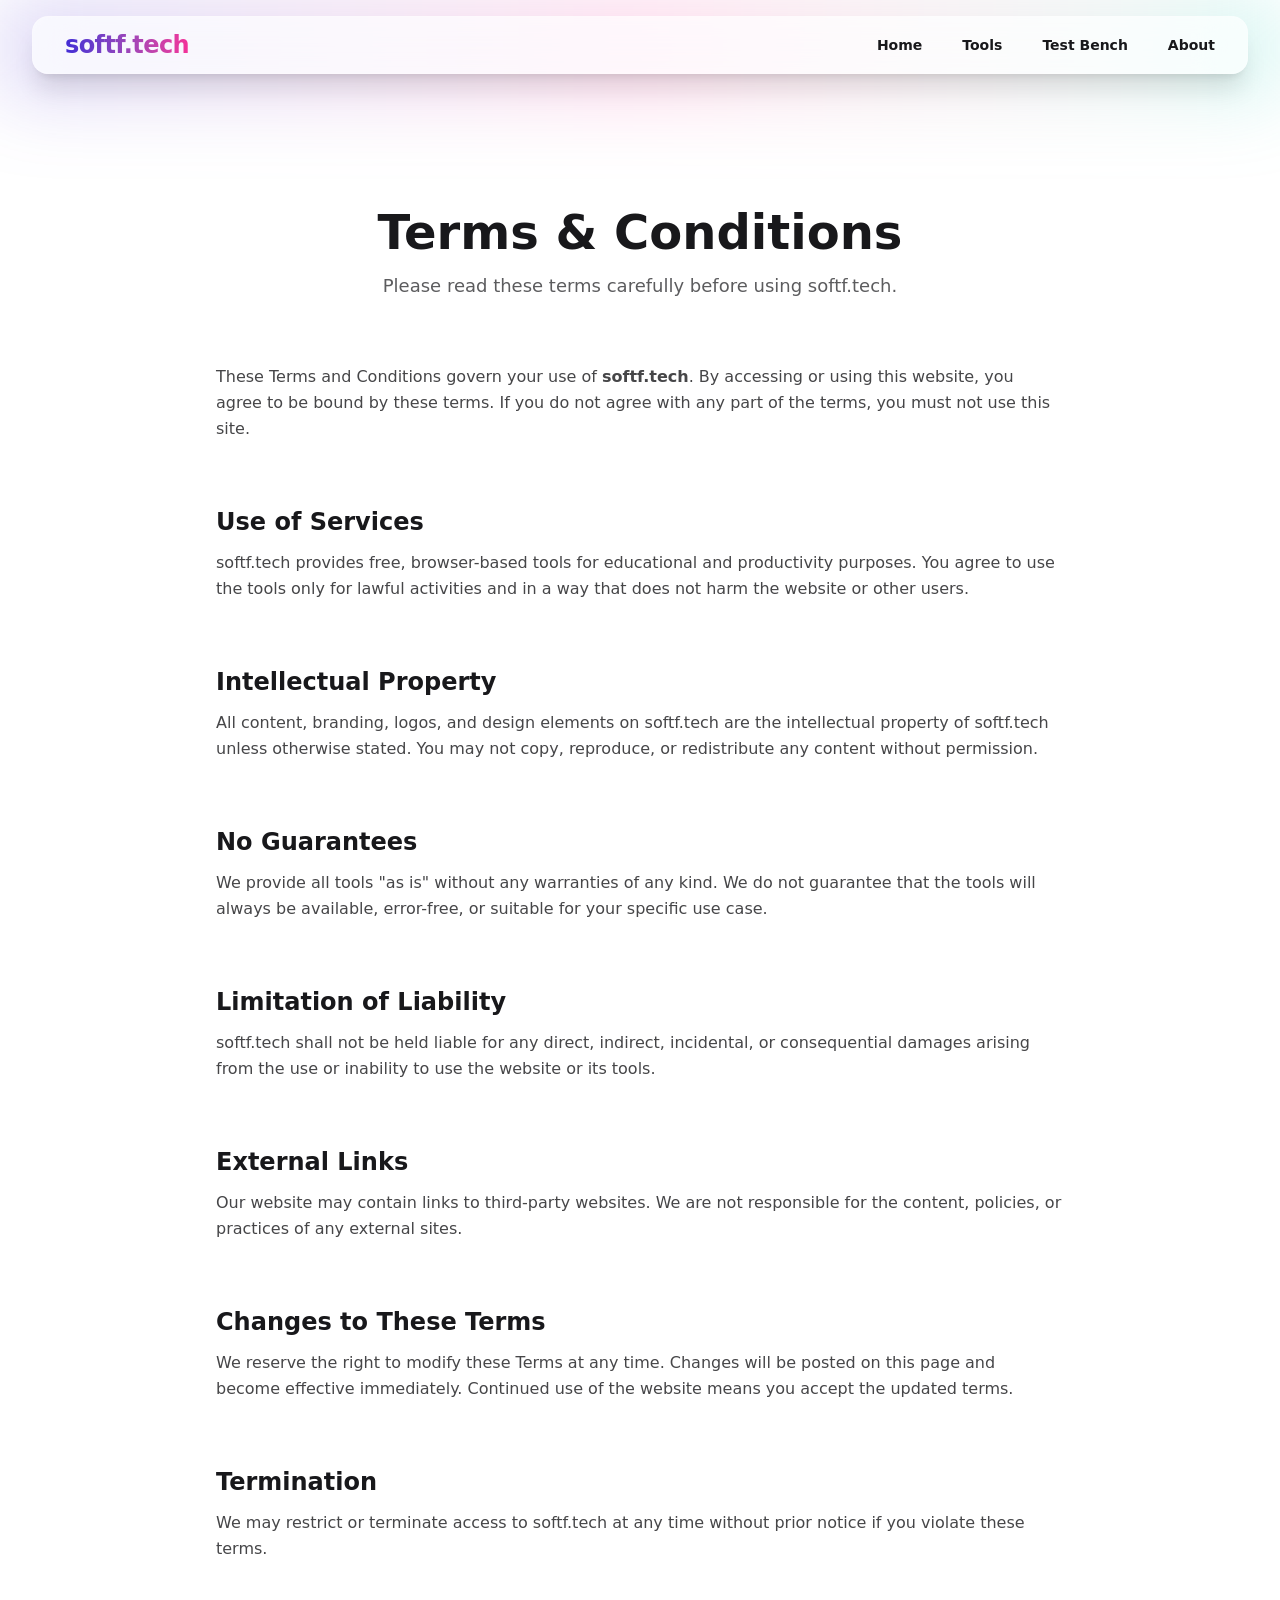
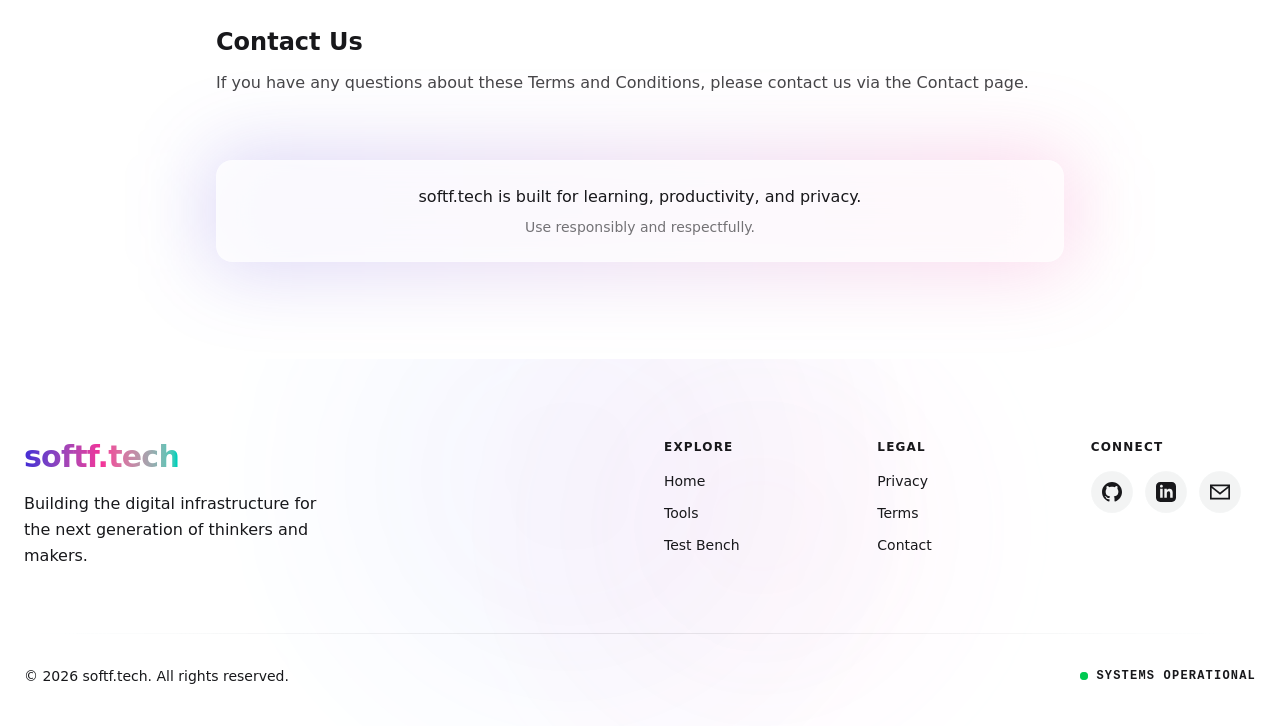
<file: terms.html>
<!doctype html>
<html>
<html lang="en">
<head>
  <meta charset="UTF-8">
  <meta name="viewport" content="width=device-width, initial-scale=1.0">

  <title>Terms & Conditions – softf.tech | Usage Policy</title>
<link rel="canonical" href="https://softf.tech/terms.html">
  <!-- SEO -->
  <meta name="description" content="Read the Terms and Conditions of softf.tech. Learn about usage rules, limitations, intellectual property, and responsibilities.">
  <meta name="keywords" content="softf.tech terms, terms and conditions, usage policy, free online tools terms, softf tech legal">
  <meta name="author" content="softf.tech">

  <!-- Open Graph -->
  <meta property="og:title" content="Terms & Conditions – softf.tech">
  <meta property="og:description" content="Understand the rules and conditions for using softf.tech and its tools.">
  <meta property="og:type" content="website">
  <meta property="og:url" content="https://softf.tech/terms.html">
  <meta property="og:site_name" content="softf.tech">

  <!-- Twitter -->
  <meta name="twitter:card" content="summary">
  <meta name="twitter:title" content="Terms & Conditions – softf.tech">
  <meta name="twitter:description" content="Learn the terms for using softf.tech and its free online tools.">

  <!-- PWA -->
  <link rel="manifest" href="/site.webmanifest">
  <meta name="theme-color" content="#0f172a">

  <!-- Icons -->
  <link rel="icon" href="/favicon-32x32.png" sizes="32x32">
  <link rel="icon" href="/favicon-16x16.png" sizes="16x16">
  <link rel="apple-touch-icon" href="/apple-touch-icon.png">
  <link rel="icon" href="/android-chrome-192x192.png" sizes="192x192">
  <link rel="icon" href="/android-chrome-512x512.png" sizes="512x512">

  <!-- CSS -->
  <link rel="stylesheet" href="/src/output.css">
    <script type="application/ld+json">
{
  "@context": "https://schema.org",
  "@graph": [

    {
      "@type": "WebPage",
      "@id": "https://softf.tech/terms.html#webpage",
      "url": "https://softf.tech/terms.html",
      "name": "Terms of Service | SoftF.Tech",
      "description": "Terms and conditions governing the use of SoftF.Tech browser-based tools and services.",
      "dateModified": "2026-02-16",
      "inLanguage": "en",
      "isPartOf": {
        "@id": "https://softf.tech/#website"
      },
      "about": {
        "@id": "https://softf.tech/#organization"
      }
    },

    {
      "@type": "WebSite",
      "@id": "https://softf.tech/#website",
      "url": "https://softf.tech/",
      "name": "SoftF.Tech",
      "inLanguage": "en",
      "publisher": {
        "@id": "https://softf.tech/#organization"
      }
    },

    {
      "@type": "Organization",
      "@id": "https://softf.tech/#organization",
      "name": "SoftF.Tech",
      "url": "https://softf.tech/",
      "logo": {
        "@type": "ImageObject",
        "url": "https://softf.tech/android-chrome-512x512.png"
      },
      "contactPoint": {
        "@type": "ContactPoint",
        "contactType": "customer support",
        "url": "https://softf.tech/contact.html",
        "email": "contact@softf.tech",
        "availableLanguage": ["en"]
      },
      "sameAs": [
        "https://github.com/Mayank170906",
        "https://www.linkedin.com/in/mayank170906/"
      ]
    }

  ]
}
</script>
</head>

<body>
<header class="pt-28 relative z-50">

  <div class="fixed top-0 inset-x-0 h-24 bg-gradient-to-r
              from-primary/20 via-secondary/20 to-accent/20
              blur-2xl -z-10 pointer-events-none"
       aria-hidden="true"></div>

  <nav class="fixed top-4 left-1/2 -translate-x-1/2 z-50
              w-[95%] max-w-7xl
              bg-base-100/70 backdrop-blur-xl
              border border-white/20
              shadow-xl rounded-2xl transition-all duration-300"
       aria-label="Main Navigation">

    <div class="flex items-center justify-between px-6 py-3 md:px-8">

      <a href="/"
         class="text-2xl font-extrabold tracking-tight
                bg-gradient-to-r from-primary to-secondary
                bg-clip-text text-transparent
                hover:scale-110 transition duration-300"
         aria-label="SoftF Tech Homepage">
        softf.tech
      </a>

      <ul class="hidden md:flex gap-10 text-sm font-semibold list-none m-0 p-0">
        <li>
          <a href="/" class="relative group py-2" title="Return to Homepage">
            Home
            <span class="absolute left-0 bottom-0 w-0 h-[2px] bg-primary
                         group-hover:w-full transition-all duration-300"></span>
          </a>
        </li>
        <li>
          <a href="https://tools.softf.tech" class="relative group py-2" title="Access our suite of tools">
            Tools
            <span class="absolute left-0 bottom-0 w-0 h-[2px] bg-secondary
                         group-hover:w-full transition-all duration-300"></span>
          </a>
        </li>
        <li>
          <a href="https://test.softf.tech" class="relative group py-2" title="Visit the Test Bench environment">
            Test Bench
            <span class="absolute left-0 bottom-0 w-0 h-[2px] bg-accent
                         group-hover:w-full transition-all duration-300"></span>
          </a>
        </li>
        <li>
          <a href="/about.html" class="relative group py-2" title="Learn more about SoftF Tech">
            About
            <span class="absolute left-0 bottom-0 w-0 h-[2px] bg-primary
                         group-hover:w-full transition-all duration-300"></span>
          </a>
        </li>
      </ul>

      <div class="dropdown dropdown-end md:hidden">

        <div tabindex="0" role="button" class="btn btn-ghost btn-circle text-current" aria-label="Open Mobile Menu">
          <svg xmlns="http://www.w3.org/2000/svg" class="h-6 w-6" fill="none" viewBox="0 0 24 24" stroke="currentColor">
            <path stroke-linecap="round" stroke-linejoin="round" stroke-width="2" d="M4 6h16M4 12h16M4 18h16" />
          </svg>
        </div>

        <ul tabindex="0" class="menu menu-sm dropdown-content mt-3 z-[1] p-2 shadow-2xl bg-base-100/95 backdrop-blur-xl rounded-box w-52 border border-white/10 font-medium">
          <li><a href="/" class="hover:text-primary">Home</a></li>
          <li><a href="https://tools.softf.tech" class="hover:text-secondary">Tools</a></li>
          <li><a href="https://test.softf.tech" class="hover:text-accent">Test Bench</a></li>
          <li><a href="/about.html" class="hover:text-primary">About</a></li>
        </ul>

      </div>

    </div>
  </nav>

</header>
<main class="max-w-4xl mx-auto px-6 py-24 space-y-16">

  <!-- Hero -->
  <section class="text-center space-y-4">
    <h1 class="text-4xl md:text-5xl font-black">
      Terms & Conditions
    </h1>
    <p class="text-lg opacity-70">
      Please read these terms carefully before using softf.tech.
    </p>
  </section>

  <!-- Intro -->
  <section class="space-y-4">
    <p class="opacity-80 leading-relaxed">
      These Terms and Conditions govern your use of <strong>softf.tech</strong>.
      By accessing or using this website, you agree to be bound by these terms.
      If you do not agree with any part of the terms, you must not use this site.
    </p>
  </section>

  <!-- Use of Service -->
  <section class="space-y-3">
    <h2 class="text-2xl font-bold">Use of Services</h2>
    <p class="opacity-80 leading-relaxed">
      softf.tech provides free, browser-based tools for educational and
      productivity purposes. You agree to use the tools only for lawful
      activities and in a way that does not harm the website or other users.
    </p>
  </section>

  <!-- Intellectual Property -->
  <section class="space-y-3">
    <h2 class="text-2xl font-bold">Intellectual Property</h2>
    <p class="opacity-80 leading-relaxed">
      All content, branding, logos, and design elements on softf.tech
      are the intellectual property of softf.tech unless otherwise stated.
      You may not copy, reproduce, or redistribute any content without permission.
    </p>
  </section>

  <!-- No Guarantees -->
  <section class="space-y-3">
    <h2 class="text-2xl font-bold">No Guarantees</h2>
    <p class="opacity-80 leading-relaxed">
      We provide all tools "as is" without any warranties of any kind.
      We do not guarantee that the tools will always be available,
      error-free, or suitable for your specific use case.
    </p>
  </section>

  <!-- Limitation of Liability -->
  <section class="space-y-3">
    <h2 class="text-2xl font-bold">Limitation of Liability</h2>
    <p class="opacity-80 leading-relaxed">
      softf.tech shall not be held liable for any direct, indirect,
      incidental, or consequential damages arising from the use
      or inability to use the website or its tools.
    </p>
  </section>

  <!-- External Links -->
  <section class="space-y-3">
    <h2 class="text-2xl font-bold">External Links</h2>
    <p class="opacity-80 leading-relaxed">
      Our website may contain links to third-party websites.
      We are not responsible for the content, policies, or practices
      of any external sites.
    </p>
  </section>

  <!-- Changes -->
  <section class="space-y-3">
    <h2 class="text-2xl font-bold">Changes to These Terms</h2>
    <p class="opacity-80 leading-relaxed">
      We reserve the right to modify these Terms at any time.
      Changes will be posted on this page and become effective immediately.
      Continued use of the website means you accept the updated terms.
    </p>
  </section>

  <!-- Termination -->
  <section class="space-y-3">
    <h2 class="text-2xl font-bold">Termination</h2>
    <p class="opacity-80 leading-relaxed">
      We may restrict or terminate access to softf.tech at any time
      without prior notice if you violate these terms.
    </p>
  </section>

  <!-- Contact -->
  <section class="space-y-3">
    <h2 class="text-2xl font-bold">Contact Us</h2>
    <p class="opacity-80 leading-relaxed">
      If you have any questions about these Terms and Conditions,
      please contact us via the Contact page.
    </p>
  </section>

  <!-- Highlight Card -->
  <section class="relative mt-16">
    <div class="absolute -inset-2 bg-gradient-to-r from-primary/20 to-secondary/20 blur-2xl rounded-3xl"></div>
    <div class="relative bg-base-100/80 backdrop-blur-xl border border-white/10 rounded-2xl p-6 text-center">
      <p class="font-medium">
        softf.tech is built for learning, productivity, and privacy.
      </p>
      <p class="text-sm opacity-60 mt-2">
        Use responsibly and respectfully.
      </p>
    </div>
  </section>

</main>
<!-- Footer -->
<footer class="relative mt-auto pt-20 pb-10 overflow-hidden border-t border-white/5 bg-base-100/30 backdrop-blur-md">

    <div class="absolute top-0 left-1/2 -translate-x-1/2 w-full h-full max-w-7xl pointer-events-none -z-10">
        <div class="absolute bottom-0 left-1/4 w-[500px] h-[500px] bg-primary/10 rounded-full blur-[100px] opacity-40 animate-pulse"></div>
        <div class="absolute bottom-0 right-1/4 w-[400px] h-[400px] bg-secondary/10 rounded-full blur-[100px] opacity-40"></div>
    </div>

    <div class="max-w-7xl mx-auto px-6 relative z-10">
        <div class="grid grid-cols-1 md:grid-cols-12 gap-12 mb-16">

            <div class="md:col-span-4 flex flex-col gap-4">
                <a href="/" class="text-3xl font-extrabold tracking-tight bg-gradient-to-r from-primary via-secondary to-accent bg-clip-text text-transparent w-fit">
                    softf.tech
                </a>
                <p class="text-base-content leading-relaxed max-w-xs font-medium">
                    Building the digital infrastructure for the next generation of thinkers and makers.
                </p>
            </div>

            <div class="md:col-span-2 md:col-start-7">
                <p class="font-black text-base-content mb-4 tracking-widest uppercase text-xs">Explore</p>
                <ul class="flex flex-col gap-3 text-sm font-medium">
                    <li><a href="/" class="hover:text-primary hover:translate-x-1 transition-all duration-300 inline-block">Home</a></li>
                    <li><a href="https://tools.softf.tech" class="hover:text-primary hover:translate-x-1 transition-all duration-300 inline-block">Tools</a></li>
                    <li><a href="https://test.softf.tech" class="hover:text-primary hover:translate-x-1 transition-all duration-300 inline-block">Test Bench</a></li>
                </ul>
            </div>

            <div class="md:col-span-2">
                <p class="font-black text-base-content mb-4 tracking-widest uppercase text-xs">Legal</p>
                <ul class="flex flex-col gap-3 text-sm font-medium">
                    <li><a href="/privacy.html" class="hover:text-primary hover:translate-x-1 transition-all duration-300 inline-block">Privacy</a></li>
                    <li><a href="/terms.html" class="hover:text-primary hover:translate-x-1 transition-all duration-300 inline-block">Terms</a></li>
                    <li><a href="/contact.html" class="hover:text-primary hover:translate-x-1 transition-all duration-300 inline-block">Contact</a></li>
                </ul>
            </div>

            <div class="md:col-span-2">
                <p class="font-black text-base-content mb-4 tracking-widest uppercase text-xs">Connect</p>
                <div class="flex gap-3">
                    <a href="https://github.com/Mayank170906" target="_blank" rel="noopener noreferrer" aria-label="View Mayank's GitHub profile" class="group p-2.5 rounded-full bg-base-content/5 border border-white/5 hover:bg-primary hover:border-primary hover:text-white hover:-translate-y-1 hover:shadow-lg hover:shadow-primary/40 transition-all duration-300">
                        <svg xmlns="http://www.w3.org/2000/svg" width="20" height="20" viewBox="0 0 24 24" fill="currentColor" class="text-base-content group-hover:text-white transition-colors"><path d="M12 0c-6.626 0-12 5.373-12 12 0 5.302 3.438 9.8 8.207 11.387.599.111.793-.261.793-.577v-2.234c-3.338.726-4.033-1.416-4.033-1.416-.546-1.387-1.333-1.756-1.333-1.756-1.089-.745.083-.729.083-.729 1.205.084 1.839 1.237 1.839 1.237 1.07 1.834 2.807 1.304 3.492.997.107-.775.418-1.305.762-1.604-2.665-.305-5.467-1.334-5.467-5.931 0-1.311.469-2.381 1.236-3.221-.124-.303-.535-1.524.117-3.176 0 0 1.008-.322 3.301 1.23.957-.266 1.983-.399 3.003-.404 1.02.005 2.047.138 3.006.404 2.291-1.552 3.297-1.23 3.297-1.23.653 1.653.242 2.874.118 3.176.77.84 1.235 1.911 1.235 3.221 0 4.609-2.807 5.624-5.479 5.921.43.372.823 1.102.823 2.222v3.293c0 .319.192.694.801.576 4.765-1.589 8.199-6.086 8.199-11.386 0-6.627-5.373-12-12-12z"/></svg>
                    </a>
                    <a href="https://www.linkedin.com/in/mayank170906/" target="_blank" rel="noopener noreferrer" aria-label="View Mayank's LinkedIn profile" class="group p-2.5 rounded-full bg-base-content/5 border border-white/5 hover:bg-[#0077b5] hover:border-[#0077b5] hover:text-white hover:-translate-y-1 hover:shadow-lg hover:shadow-[#0077b5]/40 transition-all duration-300">
                        <svg xmlns="http://www.w3.org/2000/svg" width="20" height="20" viewBox="0 0 24 24" fill="currentColor" class="text-base-content group-hover:text-white transition-colors"><path d="M19 0h-14c-2.761 0-5 2.239-5 5v14c0 2.761 2.239 5 5 5h14c2.762 0 5-2.239 5-5v-14c0-2.761-2.238-5-5-5zm-11 19h-3v-11h3v11zm-1.5-12.268c-.966 0-1.75-.79-1.75-1.764s.784-1.764 1.75-1.764 1.75.79 1.75 1.764-.783 1.764-1.75 1.764zm13.5 12.268h-3v-5.604c0-3.368-4-3.113-4 0v5.604h-3v-11h3v1.765c1.396-2.586 7-2.777 7 2.476v6.759z"/></svg>
                    </a>
                    <a href="mailto:contact@softf.tech" aria-label="Send an email to softf.tech" class="group p-2.5 rounded-full bg-base-content/5 border border-white/5 hover:bg-accent hover:border-accent hover:text-white hover:-translate-y-1 hover:shadow-lg hover:shadow-accent/40 transition-all duration-300">
                        <svg xmlns="http://www.w3.org/2000/svg" width="20" height="20" viewBox="0 0 24 24" fill="currentColor" class="text-base-content group-hover:text-white transition-colors"><path d="M0 3v18h24v-18h-24zm21.518 2l-9.518 7.713-9.518-7.713h19.036zm-19.518 14v-11.817l10 8.104 10-8.104v11.817h-20z"/></svg>
                    </a>
                </div>
            </div>
        </div>

        <div class="h-px w-full bg-gradient-to-r from-transparent via-base-content/10 to-transparent my-8"></div>

        <div class="flex flex-col md:flex-row items-center justify-between gap-4 text-sm text-base-content font-medium">
            <p>&copy; <span id="year">2026</span> softf.tech. All rights reserved.</p>
            <div class="flex items-center gap-2">
                <span class="relative flex h-2 w-2">
                  <span class="animate-ping absolute inline-flex h-full w-full rounded-full bg-green-400 opacity-75"></span>
                  <span class="relative inline-flex rounded-full h-2 w-2 bg-green-500"></span>
                </span>
                <span class="font-mono text-xs tracking-widest font-bold">SYSTEMS OPERATIONAL</span>
            </div>
        </div>
    </div>
</footer>
<script>
    document.getElementById('year').textContent = new Date().getFullYear();
</script>

</body>
</html>
</file>
